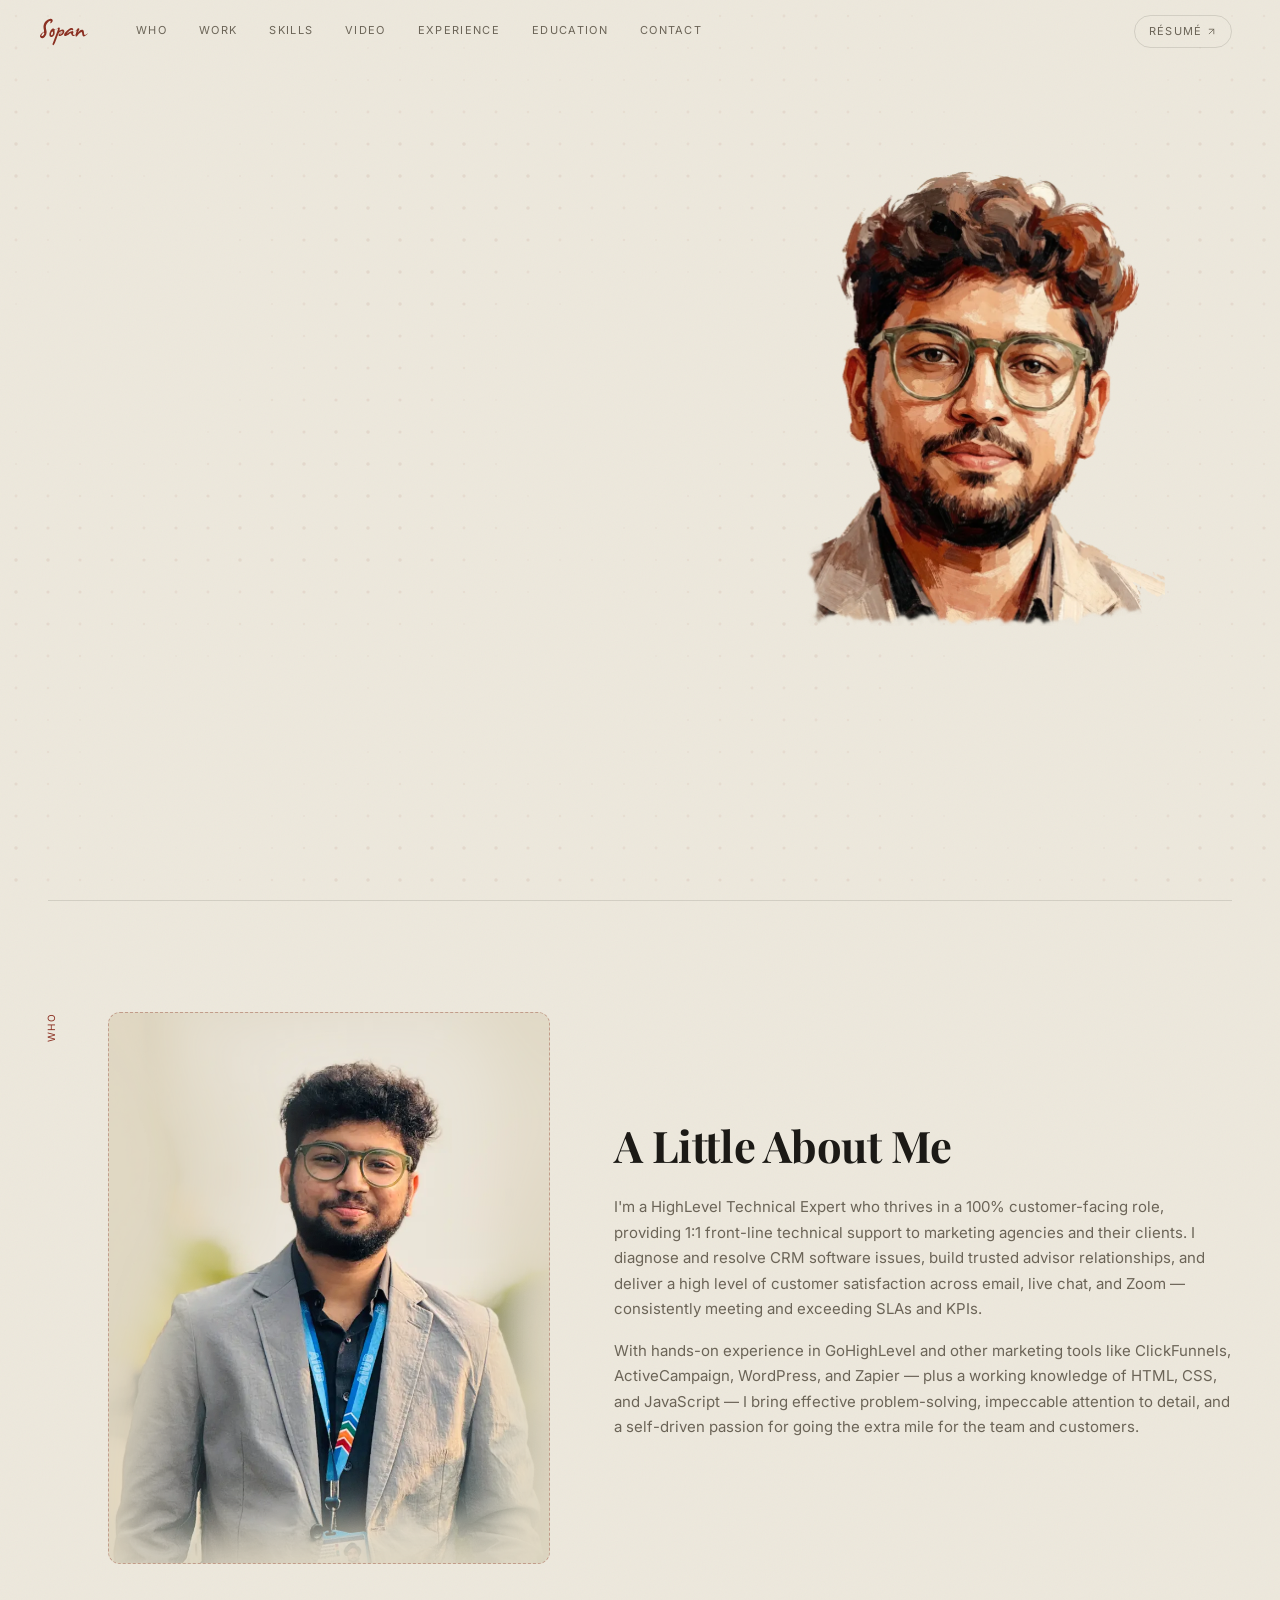
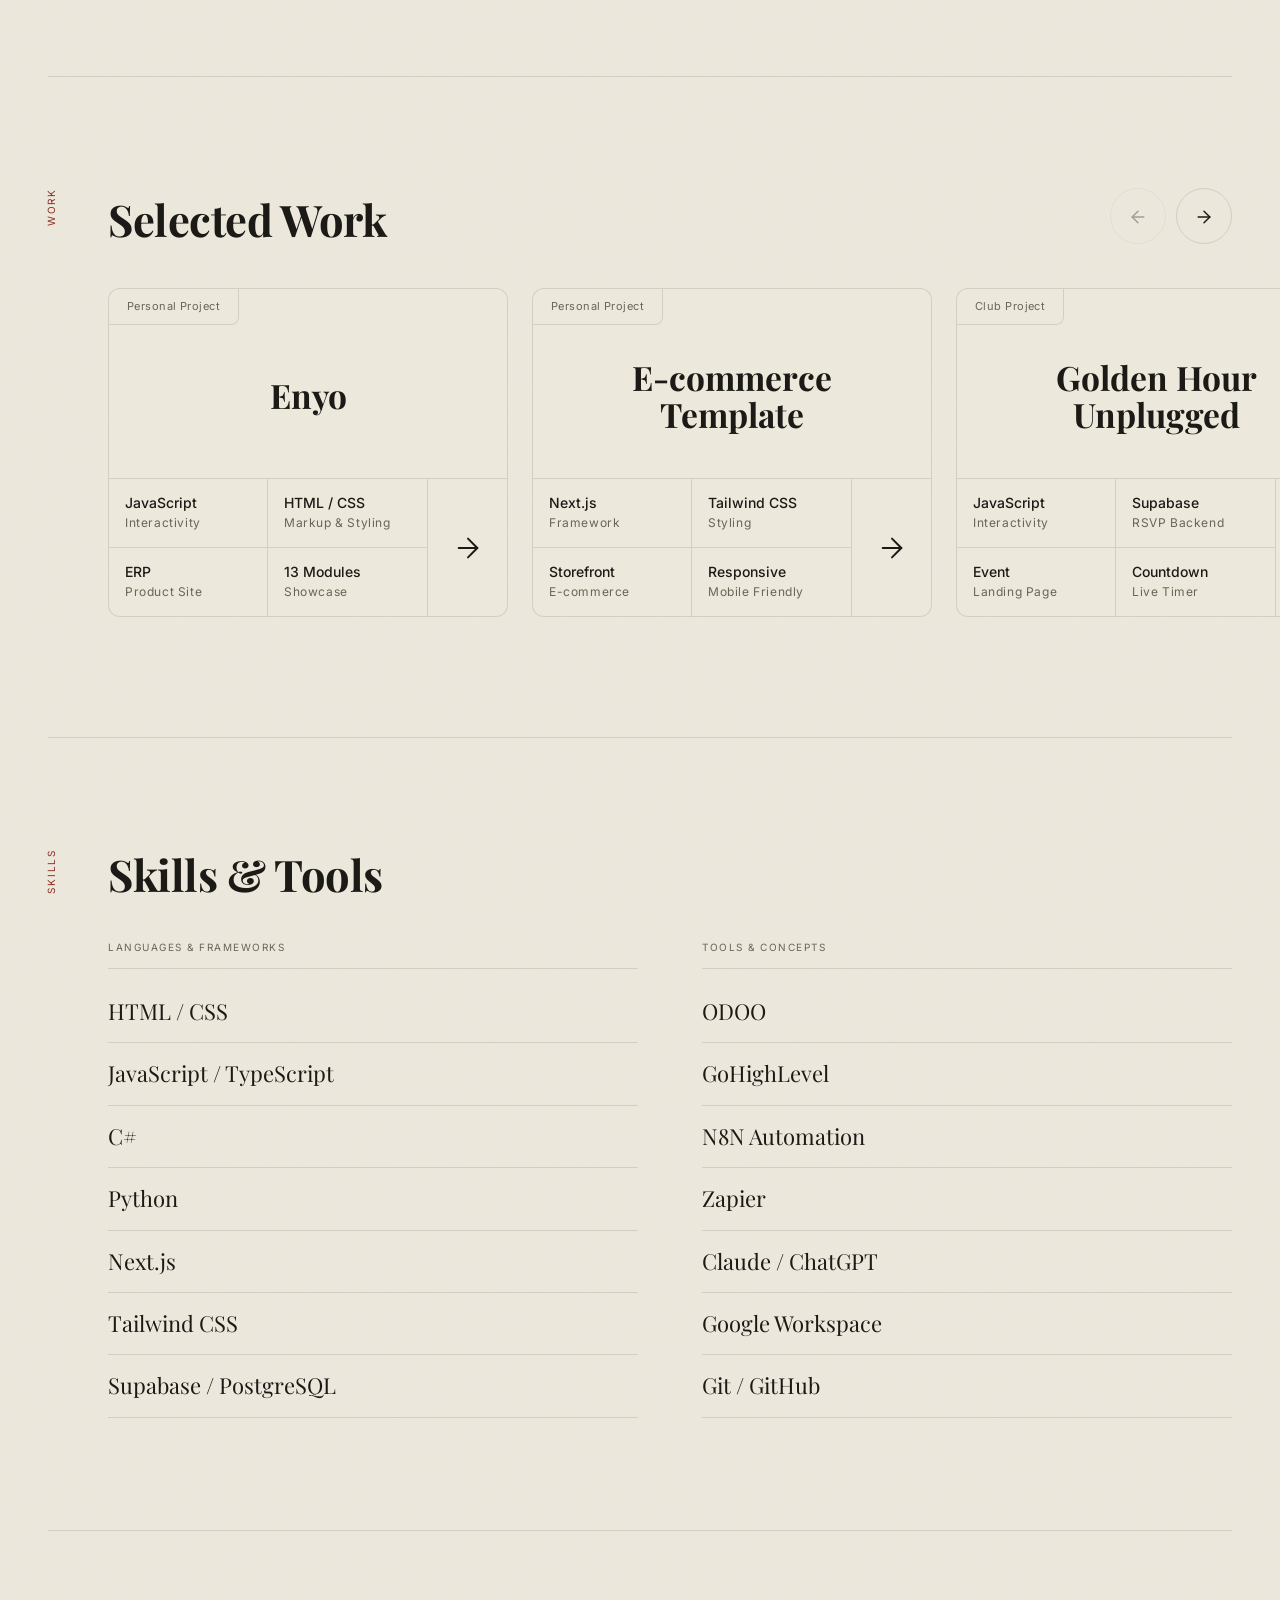
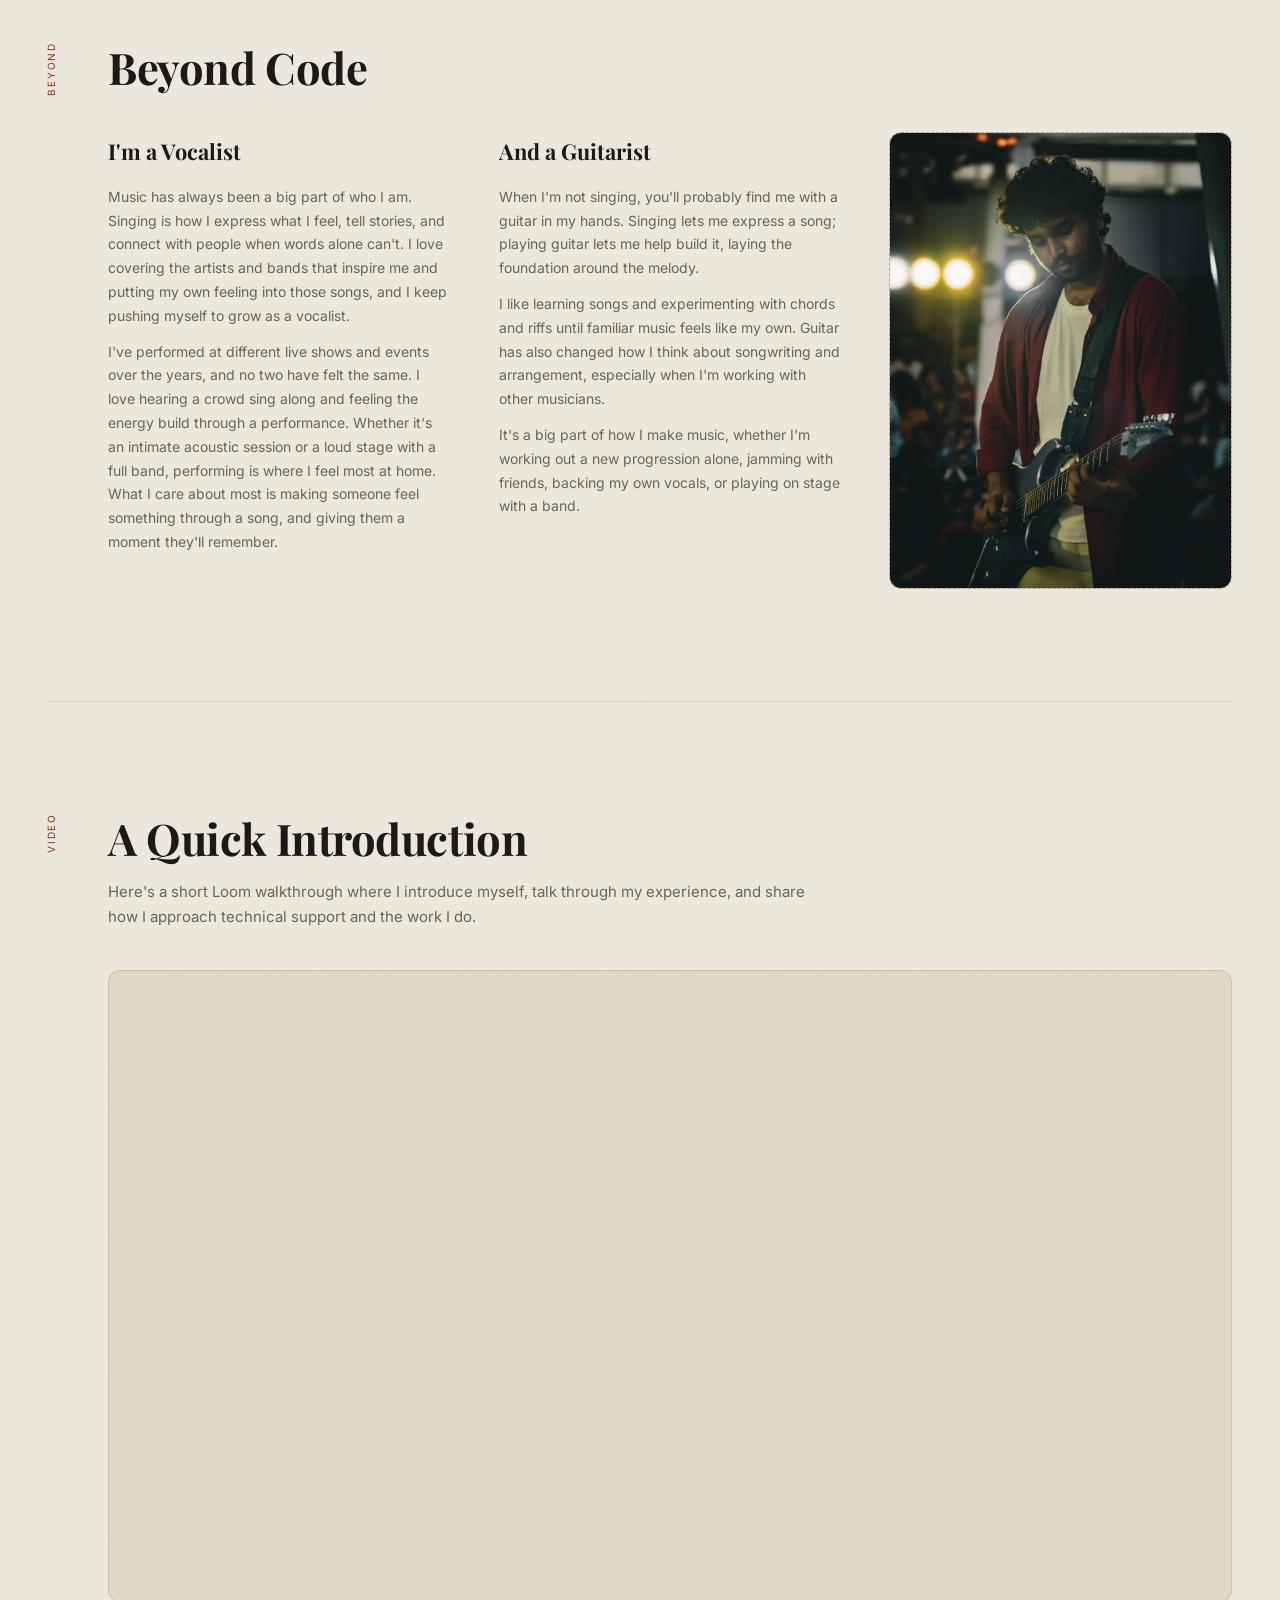
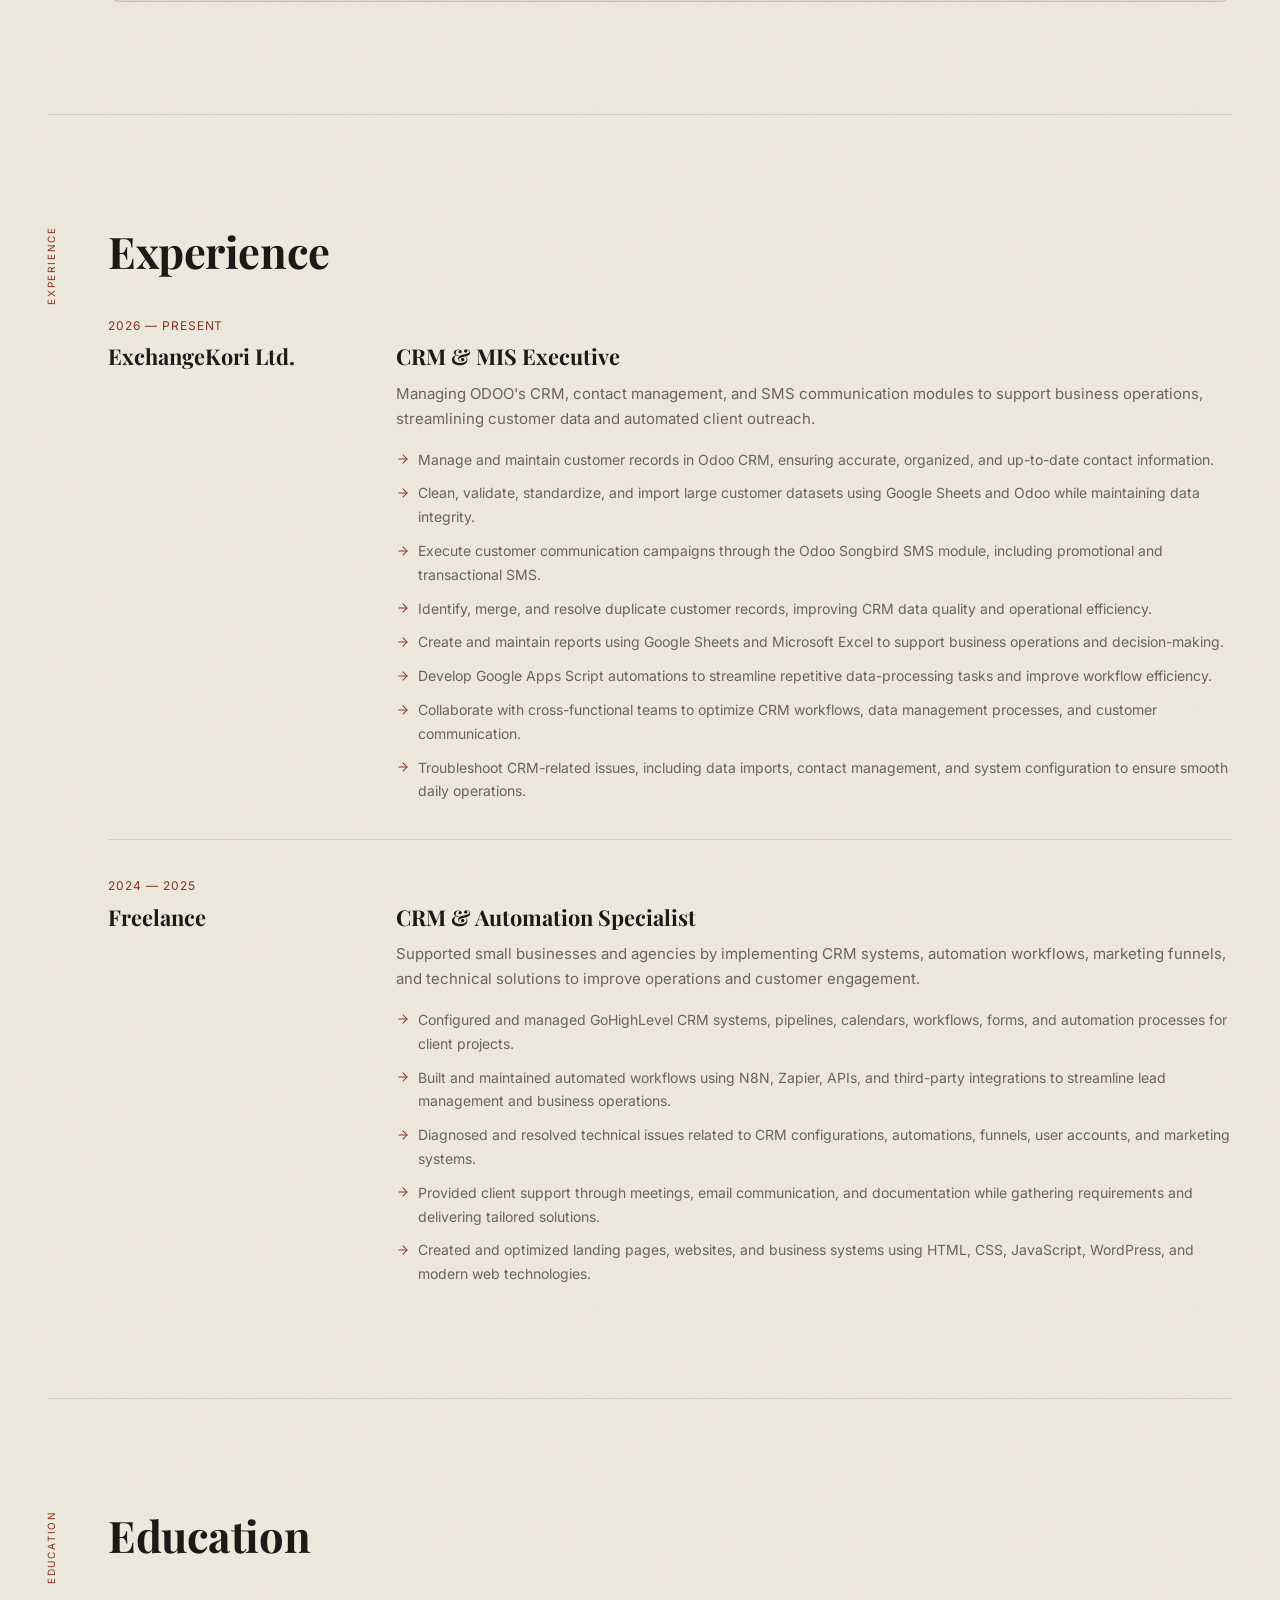
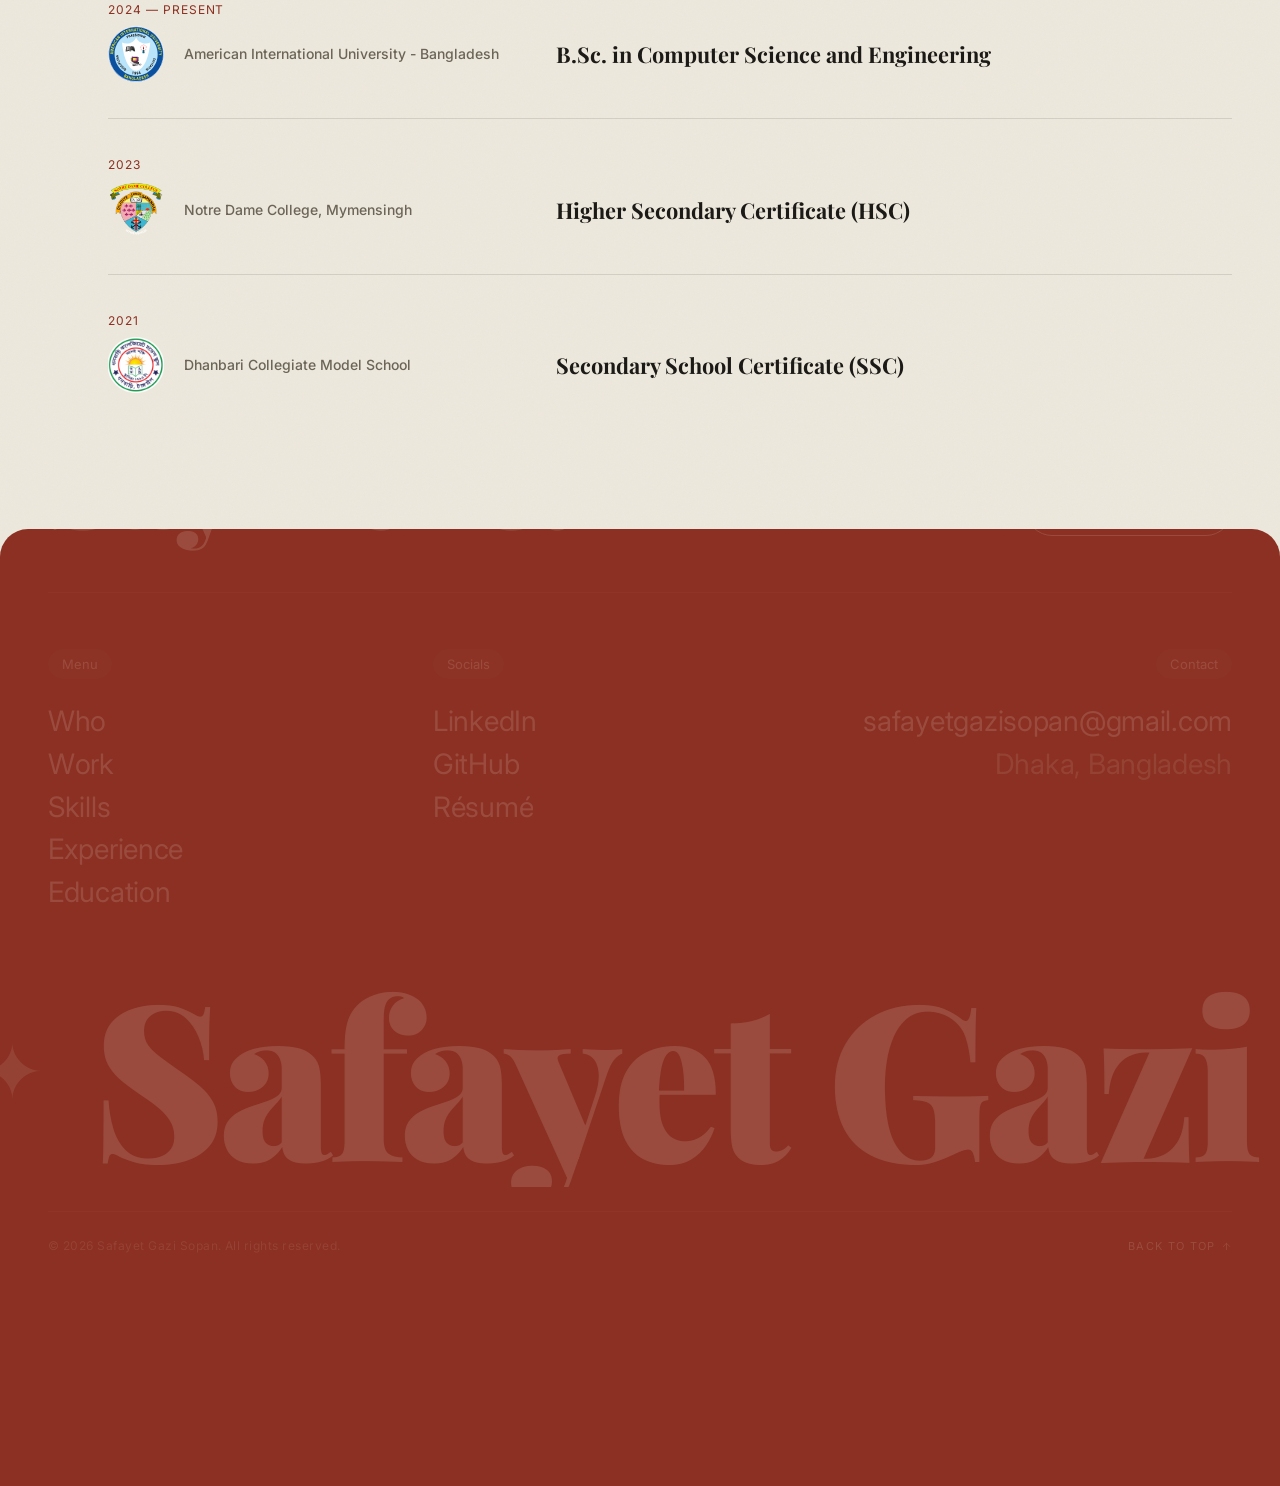
<file: index.html>
<!DOCTYPE html>
<html lang="en">
<head>
  <meta charset="UTF-8" />
  <meta name="viewport" content="width=device-width, initial-scale=1.0" />
  <title>Safayet Gazi Sopan — CSE Student Focused on Software Engineering, Web Technologies, and AI</title>
  <link rel="icon" type="image/svg+xml" href="./assets/sopanLogoTab.svg" />
  <link rel="preconnect" href="https://fonts.googleapis.com" />
  <link rel="preconnect" href="https://fonts.gstatic.com" crossorigin />
  <link href="https://fonts.googleapis.com/css2?family=Playfair+Display:ital,wght@0,400;0,700;0,900;1,400;1,700&family=Inter:wght@300;400;500&display=swap" rel="stylesheet" />
  <link rel="preload" as="image" href="./img/profileMain.webp" fetchpriority="high" />
  <link rel="stylesheet" href="./src/css/style.css" />
</head>
<body>

  <div class="loader" id="loader" aria-hidden="true">
    <div class="loader__inner">
      <svg class="loader__logo" viewBox="0.13627907633781433 11.724687576293945 51.18138122558594 28.24852180480957" xmlns="http://www.w3.org/2000/svg">
        <path style="--i: 2" d="M10.37 11.89L10.37 11.89Q11.09 11.66 11.64 11.75Q12.19 11.84 12.64 12.00Q13.09 12.17 13.34 12.58Q13.59 12.99 13.67 13.50Q13.75 14.00 13.54 14.45Q13.32 14.90 13.03 15.23Q12.73 15.57 12.49 15.97Q12.25 16.37 11.79 16.51Q11.33 16.66 11.12 16.51Q10.92 16.37 11.36 15.28Q11.80 14.20 11.40 14.03Q11.00 13.87 10.46 14.01Q9.92 14.16 8.92 15.09Q7.91 16.02 7.25 17.24Q6.58 18.46 6.46 19.23Q6.33 20 6.40 20.75Q6.46 21.50 6.65 22.63Q6.84 23.75 7.04 24.64Q7.25 25.53 7.10 26.97Q6.95 28.42 6.39 29.36Q5.82 30.29 5.33 30.95Q4.84 31.60 4.21 32.01Q3.57 32.42 2.78 32.47Q1.99 32.52 1.55 32.35Q1.11 32.19 0.64 31.51Q0.18 30.84 0.14 30.28Q0.10 29.73 0.49 28.99Q0.88 28.26 1.72 27.38Q2.56 26.50 3.15 26.31Q3.75 26.11 4.21 25.63Q4.67 25.16 4.17 22.95Q3.67 20.74 3.93 19.16Q4.18 17.58 4.61 16.69Q5.04 15.80 5.98 14.78Q6.91 13.75 7.63 13.30Q8.34 12.85 8.99 12.48Q9.65 12.11 10.37 11.89ZM4.32 26.39L4.32 26.39Q4.02 25.90 2.80 27.42Q1.58 28.95 1.67 29.51Q1.76 30.08 2.04 30.16Q2.32 30.23 2.62 30.17Q2.91 30.10 3.14 29.85Q3.38 29.61 3.79 29.24Q4.20 28.87 4.43 28.30Q4.67 27.73 4.64 27.30Q4.61 26.88 4.32 26.39Z"></path>
        <path style="--i: 1" d="M12.81 22.56L12.81 22.56Q13.18 22.21 13.72 22.11Q14.26 22.01 14.61 22.17Q14.96 22.32 15.21 22.72Q15.45 23.13 16.43 23.11Q17.40 23.09 18.86 23.12Q20.31 23.14 18.24 23.20Q16.17 23.26 15.89 23.37Q15.61 23.48 15.65 24.06Q15.70 24.65 15.73 25.30Q15.76 25.96 15.74 26.76Q15.72 27.56 15.63 27.95Q15.53 28.34 15.33 28.77Q15.14 29.20 14.76 29.68Q14.38 30.16 13.82 30.57Q13.26 30.98 12.79 31.18Q12.32 31.39 11.78 31.20Q11.23 31.02 10.89 30.62Q10.55 30.21 10.34 29.79Q10.14 29.36 10.17 28.28Q10.20 27.21 10.40 26.55Q10.61 25.90 11.04 25.19Q11.46 24.47 11.29 24.52Q11.11 24.57 11.20 24.47Q11.29 24.38 11.88 23.63Q12.46 22.89 12.81 22.56ZM13.79 25.63L13.79 25.63Q13.36 25.10 12.71 25.92Q12.07 26.74 11.94 27.66Q11.82 28.57 12.04 28.95Q12.27 29.32 12.51 29.38Q12.75 29.43 13.20 29.05Q13.65 28.67 13.94 27.40Q14.22 26.13 13.79 25.63Z"></path>
        <path style="--i: 0" d="M18.16 22.48L18.16 22.48Q19.90 21.31 20.29 21.17Q20.68 21.04 20.95 21.27Q21.21 21.50 21.26 21.85Q21.31 22.19 21.05 23.34Q20.80 24.49 21.05 24.28Q21.31 24.06 21.78 23.85Q22.25 23.63 22.96 23.38Q23.67 23.13 24.30 23.16Q24.92 23.20 25.24 23.47Q25.57 23.73 25.65 23.90Q25.74 24.06 25.89 24.38Q26.04 24.69 26.04 24.76Q26.04 24.82 26.07 25.05Q26.11 25.27 26.04 25.79Q25.96 26.31 25.62 27.04Q25.27 27.77 24.59 28.41Q23.91 29.04 23.42 29.32Q22.93 29.59 22.37 29.80Q21.82 30.02 21.22 30.11Q20.63 30.20 20.28 29.94Q19.94 29.69 19.93 29.37Q19.92 29.04 20.14 28.63Q20.35 28.22 20.58 27.90Q20.80 27.58 21.33 27.14Q21.86 26.70 22.43 26.45Q23.01 26.19 23.34 26.12Q23.67 26.05 22.90 26.58Q22.13 27.11 21.55 27.62Q20.98 28.13 21.18 28.36Q21.39 28.59 21.92 28.39Q22.46 28.18 23.49 27.17Q24.51 26.15 24.15 25.42Q23.79 24.69 22.76 25.07Q21.74 25.45 20.94 26.15Q20.14 26.86 19.26 28.99Q18.38 31.13 18.01 32.16Q17.64 33.18 17.02 34.98Q16.41 36.78 15.59 38.47Q14.77 40.16 14.25 39.95Q13.73 39.75 13.61 39.39Q13.50 39.04 13.54 38.65Q13.59 38.26 13.87 37.67Q14.14 37.07 14.61 35.68Q15.08 34.30 16.59 30.34Q18.11 26.39 18.39 25.65Q18.67 24.92 19.12 23.50Q19.57 22.07 19.21 22.20Q18.85 22.32 17.64 22.98Q16.43 23.63 18.16 22.48Z"></path>
        <path style="--i: 1" d="M33.05 21.66L33.05 21.66Q33.50 21.54 34.03 21.62Q34.57 21.70 34.89 21.95Q35.21 22.21 35.51 22.95Q35.80 23.69 35.24 23.95Q34.69 24.20 34.24 23.77Q33.79 23.34 33.30 23.59Q32.81 23.85 32.33 24.11Q31.86 24.38 31.15 24.94Q30.45 25.51 29.71 26.39Q28.96 27.27 28.89 27.51Q28.81 27.75 29.27 27.44Q29.73 27.13 30.67 26.49Q31.62 25.86 33.06 25.20Q34.49 24.53 34.87 24.68Q35.25 24.82 35.53 25.21Q35.80 25.61 35.84 25.89Q35.88 26.17 35.75 26.34Q35.63 26.50 35.46 27.09Q35.29 27.68 35.49 28.22Q35.68 28.77 35.99 28.97Q36.29 29.18 36.82 29.09Q37.34 29.00 38.12 28.29Q38.89 27.58 38.05 28.62Q37.21 29.67 36.72 29.95Q36.23 30.23 35.96 30.22Q35.68 30.21 35.24 30.05Q34.80 29.88 34.41 29.53Q34.02 29.18 33.80 28.67Q33.57 28.16 33.50 27.92Q33.42 27.68 33.13 27.38Q32.85 27.09 32.44 27.26Q32.03 27.42 31.01 28.16Q29.98 28.91 29.09 29.38Q28.20 29.86 27.50 30.05Q26.80 30.23 26.59 30.18Q26.39 30.12 26.14 29.74Q25.90 29.36 25.86 28.91Q25.82 28.46 25.99 28.00Q26.15 27.54 27.24 26.16Q28.32 24.79 29.33 23.91Q30.33 23.03 31.46 22.41Q32.60 21.80 33.05 21.66Z"></path>
        <path style="--i: 2" d="M40.70 21.95L40.70 21.95Q41.11 21.76 41.75 22.03Q42.38 22.30 42.02 23.05Q41.66 23.79 40.84 25.50Q40.02 27.21 40.67 26.44Q41.33 25.66 42.26 24.86Q43.18 24.06 43.59 23.83Q44.00 23.59 44.48 23.48Q44.96 23.36 45.57 23.54Q46.17 23.71 46.60 24.52Q47.03 25.33 47.06 27.20Q47.09 29.06 47.98 29.02Q48.87 28.98 49.71 28.37Q50.55 27.75 50.96 27.12Q51.37 26.48 51.31 26.78Q51.25 27.07 50.86 27.64Q50.47 28.20 49.20 29.39Q47.93 30.59 47.00 30.61Q46.07 30.63 45.65 29.86Q45.23 29.10 45.11 27.43Q44.98 25.76 44.67 25.73Q44.36 25.70 43.30 26.36Q42.25 27.01 41.37 28.07Q40.49 29.12 39.93 29.85Q39.38 30.59 38.93 30.74Q38.48 30.90 38.19 30.51Q37.91 30.12 38.00 29.55Q38.09 28.98 38.34 27.81Q38.59 26.64 39.06 25.34Q39.53 24.04 38.85 24.49Q38.16 24.94 37.18 25.85Q36.19 26.76 37.88 24.99Q39.57 23.22 39.76 22.93Q39.94 22.64 40.12 22.39Q40.29 22.15 40.70 21.95Z"></path>
      </svg>
      <span class="loader__rule" id="loaderRule"></span>
    </div>
  </div>

  <canvas class="bg-fx" id="bgFx" aria-hidden="true"></canvas>

  <div class="cursor" aria-hidden="true">
    <div class="cursor__dot"></div>
    <div class="cursor__ring-wrapper">
      <div class="cursor__ring"></div>
    </div>
    <span class="cursor__label">
      <span class="seal">
          <svg class="seal__ring" viewBox="0 0 120 120">
            <path id="sealPathCursor" fill="none" d="M60 60m-47 0a47 47 0 1 1 94 0a47 47 0 1 1-94 0"/>
            <text><textPath href="#sealPathCursor" textLength="290">STEP INSIDE · STEP INSIDE · STEP INSIDE ·</textPath></text>
          </svg>
          <span class="seal__word">Explore</span>
        </span>
    </span>
  </div>

  <!-- NAV -->
  <nav class="nav" id="nav">
    <a href="#hero" class="nav__logo"><img src="./assets/sopanLogo.svg" alt="Sopan — home"/></a>
    <div class="nav__links">
      <a href="#who" class="nav__link">Who</a>
      <a href="#work" class="nav__link">Work</a>
      <a href="#skills" class="nav__link">Skills</a>
      <a href="#video" class="nav__link">Video</a>
      <a href="#experience" class="nav__link">Experience</a>
      <a href="#education" class="nav__link">Education</a>
      <a href="#contact" class="nav__link">Contact</a>
    </div>
    <a href="./assets/safayetgazisopan-cv.pdf" target="_blank" rel="noopener" class="nav__resume">Résumé <svg class="icon" viewBox="0 0 24 24" fill="none" stroke="currentColor" stroke-width="1.75" stroke-linecap="round" stroke-linejoin="round" aria-hidden="true" focusable="false"><path d="M7 7h10v10"/><path d="M7 17 17 7"/></svg></a>
    <button class="nav__burger" id="burger" aria-label="Menu" aria-expanded="false" aria-controls="mobileMenu">
      <span></span><span></span>
    </button>
  </nav>

  <!-- MOBILE MENU -->
  <div class="mobile-menu" id="mobileMenu" aria-hidden="true" inert>
    <div class="mobile-menu__head">
      <span class="footer__pill">Menu</span>
      <span class="mobile-menu__note">Dhaka, Bangladesh</span>
    </div>
    <nav class="mobile-menu__list" aria-label="Mobile">
      <a href="#who" class="mobile-menu__link" style="--i:0"><span class="mobile-menu__label"><span>Who</span></span><svg class="icon" viewBox="0 0 24 24" fill="none" stroke="currentColor" stroke-width="1.75" stroke-linecap="round" stroke-linejoin="round" aria-hidden="true" focusable="false"><path d="M5 12h14"/><path d="m12 5 7 7-7 7"/></svg></a>
      <a href="#work" class="mobile-menu__link" style="--i:1"><span class="mobile-menu__label"><span>Work</span></span><svg class="icon" viewBox="0 0 24 24" fill="none" stroke="currentColor" stroke-width="1.75" stroke-linecap="round" stroke-linejoin="round" aria-hidden="true" focusable="false"><path d="M5 12h14"/><path d="m12 5 7 7-7 7"/></svg></a>
      <a href="#skills" class="mobile-menu__link" style="--i:2"><span class="mobile-menu__label"><span>Skills</span></span><svg class="icon" viewBox="0 0 24 24" fill="none" stroke="currentColor" stroke-width="1.75" stroke-linecap="round" stroke-linejoin="round" aria-hidden="true" focusable="false"><path d="M5 12h14"/><path d="m12 5 7 7-7 7"/></svg></a>
      <a href="#video" class="mobile-menu__link" style="--i:3"><span class="mobile-menu__label"><span>Video</span></span><svg class="icon" viewBox="0 0 24 24" fill="none" stroke="currentColor" stroke-width="1.75" stroke-linecap="round" stroke-linejoin="round" aria-hidden="true" focusable="false"><path d="M5 12h14"/><path d="m12 5 7 7-7 7"/></svg></a>
      <a href="#experience" class="mobile-menu__link" style="--i:4"><span class="mobile-menu__label"><span>Experience</span></span><svg class="icon" viewBox="0 0 24 24" fill="none" stroke="currentColor" stroke-width="1.75" stroke-linecap="round" stroke-linejoin="round" aria-hidden="true" focusable="false"><path d="M5 12h14"/><path d="m12 5 7 7-7 7"/></svg></a>
      <a href="#education" class="mobile-menu__link" style="--i:5"><span class="mobile-menu__label"><span>Education</span></span><svg class="icon" viewBox="0 0 24 24" fill="none" stroke="currentColor" stroke-width="1.75" stroke-linecap="round" stroke-linejoin="round" aria-hidden="true" focusable="false"><path d="M5 12h14"/><path d="m12 5 7 7-7 7"/></svg></a>
      <a href="#contact" class="mobile-menu__link" style="--i:6"><span class="mobile-menu__label"><span>Contact</span></span><svg class="icon" viewBox="0 0 24 24" fill="none" stroke="currentColor" stroke-width="1.75" stroke-linecap="round" stroke-linejoin="round" aria-hidden="true" focusable="false"><path d="M5 12h14"/><path d="m12 5 7 7-7 7"/></svg></a>
    </nav>
    <div class="mobile-menu__foot">
      <a href="mailto:safayetgazisopan@gmail.com" class="mobile-menu__email">safayetgazisopan@gmail.com</a>
      <div class="mobile-menu__chips">
        <a href="https://www.linkedin.com/in/safayet-gazi-sopan/?skipRedirect=true" target="_blank" rel="noopener" class="mobile-menu__chip">LinkedIn <svg class="icon" viewBox="0 0 24 24" fill="none" stroke="currentColor" stroke-width="1.75" stroke-linecap="round" stroke-linejoin="round" aria-hidden="true" focusable="false"><path d="M7 7h10v10"/><path d="M7 17 17 7"/></svg></a>
        <a href="https://github.com/Safayet-Sopan" target="_blank" rel="noopener" class="mobile-menu__chip">GitHub <svg class="icon" viewBox="0 0 24 24" fill="none" stroke="currentColor" stroke-width="1.75" stroke-linecap="round" stroke-linejoin="round" aria-hidden="true" focusable="false"><path d="M7 7h10v10"/><path d="M7 17 17 7"/></svg></a>
        <a href="./assets/safayetgazisopan-cv.pdf" target="_blank" rel="noopener" class="mobile-menu__chip mobile-menu__chip--solid">Résumé <svg class="icon" viewBox="0 0 24 24" fill="none" stroke="currentColor" stroke-width="1.75" stroke-linecap="round" stroke-linejoin="round" aria-hidden="true" focusable="false"><path d="M7 7h10v10"/><path d="M7 17 17 7"/></svg></a>
      </div>
    </div>
  </div>

<main id="siteContent">

  <!-- HERO -->
  <div class="hero-scroll-space" id="hero">
    <div class="hero-wrapper" id="heroWrapper">

      <!-- First name row — sits above image -->
      <div class="hero__name-row hero__name-row--top">
        <span class="hero__first hero-hover" id="heroFirst">
          <span class="hero__word hero__word--left">Safayet</span>
          <span class="hero__word hero__word--right">Gazi</span>
          <span class="hero__call" aria-hidden="true">
            <span class="hero__call-text">Call me</span>
            <svg class="hero__call-logo" viewBox="0.13627907633781433 11.724687576293945 51.18138122558594 28.24852180480957" xmlns="http://www.w3.org/2000/svg">
              <path style="--n: 0" d="M10.37 11.89L10.37 11.89Q11.09 11.66 11.64 11.75Q12.19 11.84 12.64 12.00Q13.09 12.17 13.34 12.58Q13.59 12.99 13.67 13.50Q13.75 14.00 13.54 14.45Q13.32 14.90 13.03 15.23Q12.73 15.57 12.49 15.97Q12.25 16.37 11.79 16.51Q11.33 16.66 11.12 16.51Q10.92 16.37 11.36 15.28Q11.80 14.20 11.40 14.03Q11.00 13.87 10.46 14.01Q9.92 14.16 8.92 15.09Q7.91 16.02 7.25 17.24Q6.58 18.46 6.46 19.23Q6.33 20 6.40 20.75Q6.46 21.50 6.65 22.63Q6.84 23.75 7.04 24.64Q7.25 25.53 7.10 26.97Q6.95 28.42 6.39 29.36Q5.82 30.29 5.33 30.95Q4.84 31.60 4.21 32.01Q3.57 32.42 2.78 32.47Q1.99 32.52 1.55 32.35Q1.11 32.19 0.64 31.51Q0.18 30.84 0.14 30.28Q0.10 29.73 0.49 28.99Q0.88 28.26 1.72 27.38Q2.56 26.50 3.15 26.31Q3.75 26.11 4.21 25.63Q4.67 25.16 4.17 22.95Q3.67 20.74 3.93 19.16Q4.18 17.58 4.61 16.69Q5.04 15.80 5.98 14.78Q6.91 13.75 7.63 13.30Q8.34 12.85 8.99 12.48Q9.65 12.11 10.37 11.89ZM4.32 26.39L4.32 26.39Q4.02 25.90 2.80 27.42Q1.58 28.95 1.67 29.51Q1.76 30.08 2.04 30.16Q2.32 30.23 2.62 30.17Q2.91 30.10 3.14 29.85Q3.38 29.61 3.79 29.24Q4.20 28.87 4.43 28.30Q4.67 27.73 4.64 27.30Q4.61 26.88 4.32 26.39Z"></path>
              <path style="--n: 1" d="M12.81 22.56L12.81 22.56Q13.18 22.21 13.72 22.11Q14.26 22.01 14.61 22.17Q14.96 22.32 15.21 22.72Q15.45 23.13 16.43 23.11Q17.40 23.09 18.86 23.12Q20.31 23.14 18.24 23.20Q16.17 23.26 15.89 23.37Q15.61 23.48 15.65 24.06Q15.70 24.65 15.73 25.30Q15.76 25.96 15.74 26.76Q15.72 27.56 15.63 27.95Q15.53 28.34 15.33 28.77Q15.14 29.20 14.76 29.68Q14.38 30.16 13.82 30.57Q13.26 30.98 12.79 31.18Q12.32 31.39 11.78 31.20Q11.23 31.02 10.89 30.62Q10.55 30.21 10.34 29.79Q10.14 29.36 10.17 28.28Q10.20 27.21 10.40 26.55Q10.61 25.90 11.04 25.19Q11.46 24.47 11.29 24.52Q11.11 24.57 11.20 24.47Q11.29 24.38 11.88 23.63Q12.46 22.89 12.81 22.56ZM13.79 25.63L13.79 25.63Q13.36 25.10 12.71 25.92Q12.07 26.74 11.94 27.66Q11.82 28.57 12.04 28.95Q12.27 29.32 12.51 29.38Q12.75 29.43 13.20 29.05Q13.65 28.67 13.94 27.40Q14.22 26.13 13.79 25.63Z"></path>
              <path style="--n: 2" d="M18.16 22.48L18.16 22.48Q19.90 21.31 20.29 21.17Q20.68 21.04 20.95 21.27Q21.21 21.50 21.26 21.85Q21.31 22.19 21.05 23.34Q20.80 24.49 21.05 24.28Q21.31 24.06 21.78 23.85Q22.25 23.63 22.96 23.38Q23.67 23.13 24.30 23.16Q24.92 23.20 25.24 23.47Q25.57 23.73 25.65 23.90Q25.74 24.06 25.89 24.38Q26.04 24.69 26.04 24.76Q26.04 24.82 26.07 25.05Q26.11 25.27 26.04 25.79Q25.96 26.31 25.62 27.04Q25.27 27.77 24.59 28.41Q23.91 29.04 23.42 29.32Q22.93 29.59 22.37 29.80Q21.82 30.02 21.22 30.11Q20.63 30.20 20.28 29.94Q19.94 29.69 19.93 29.37Q19.92 29.04 20.14 28.63Q20.35 28.22 20.58 27.90Q20.80 27.58 21.33 27.14Q21.86 26.70 22.43 26.45Q23.01 26.19 23.34 26.12Q23.67 26.05 22.90 26.58Q22.13 27.11 21.55 27.62Q20.98 28.13 21.18 28.36Q21.39 28.59 21.92 28.39Q22.46 28.18 23.49 27.17Q24.51 26.15 24.15 25.42Q23.79 24.69 22.76 25.07Q21.74 25.45 20.94 26.15Q20.14 26.86 19.26 28.99Q18.38 31.13 18.01 32.16Q17.64 33.18 17.02 34.98Q16.41 36.78 15.59 38.47Q14.77 40.16 14.25 39.95Q13.73 39.75 13.61 39.39Q13.50 39.04 13.54 38.65Q13.59 38.26 13.87 37.67Q14.14 37.07 14.61 35.68Q15.08 34.30 16.59 30.34Q18.11 26.39 18.39 25.65Q18.67 24.92 19.12 23.50Q19.57 22.07 19.21 22.20Q18.85 22.32 17.64 22.98Q16.43 23.63 18.16 22.48Z"></path>
              <path style="--n: 3" d="M33.05 21.66L33.05 21.66Q33.50 21.54 34.03 21.62Q34.57 21.70 34.89 21.95Q35.21 22.21 35.51 22.95Q35.80 23.69 35.24 23.95Q34.69 24.20 34.24 23.77Q33.79 23.34 33.30 23.59Q32.81 23.85 32.33 24.11Q31.86 24.38 31.15 24.94Q30.45 25.51 29.71 26.39Q28.96 27.27 28.89 27.51Q28.81 27.75 29.27 27.44Q29.73 27.13 30.67 26.49Q31.62 25.86 33.06 25.20Q34.49 24.53 34.87 24.68Q35.25 24.82 35.53 25.21Q35.80 25.61 35.84 25.89Q35.88 26.17 35.75 26.34Q35.63 26.50 35.46 27.09Q35.29 27.68 35.49 28.22Q35.68 28.77 35.99 28.97Q36.29 29.18 36.82 29.09Q37.34 29.00 38.12 28.29Q38.89 27.58 38.05 28.62Q37.21 29.67 36.72 29.95Q36.23 30.23 35.96 30.22Q35.68 30.21 35.24 30.05Q34.80 29.88 34.41 29.53Q34.02 29.18 33.80 28.67Q33.57 28.16 33.50 27.92Q33.42 27.68 33.13 27.38Q32.85 27.09 32.44 27.26Q32.03 27.42 31.01 28.16Q29.98 28.91 29.09 29.38Q28.20 29.86 27.50 30.05Q26.80 30.23 26.59 30.18Q26.39 30.12 26.14 29.74Q25.90 29.36 25.86 28.91Q25.82 28.46 25.99 28.00Q26.15 27.54 27.24 26.16Q28.32 24.79 29.33 23.91Q30.33 23.03 31.46 22.41Q32.60 21.80 33.05 21.66Z"></path>
              <path style="--n: 4" d="M40.70 21.95L40.70 21.95Q41.11 21.76 41.75 22.03Q42.38 22.30 42.02 23.05Q41.66 23.79 40.84 25.50Q40.02 27.21 40.67 26.44Q41.33 25.66 42.26 24.86Q43.18 24.06 43.59 23.83Q44.00 23.59 44.48 23.48Q44.96 23.36 45.57 23.54Q46.17 23.71 46.60 24.52Q47.03 25.33 47.06 27.20Q47.09 29.06 47.98 29.02Q48.87 28.98 49.71 28.37Q50.55 27.75 50.96 27.12Q51.37 26.48 51.31 26.78Q51.25 27.07 50.86 27.64Q50.47 28.20 49.20 29.39Q47.93 30.59 47.00 30.61Q46.07 30.63 45.65 29.86Q45.23 29.10 45.11 27.43Q44.98 25.76 44.67 25.73Q44.36 25.70 43.30 26.36Q42.25 27.01 41.37 28.07Q40.49 29.12 39.93 29.85Q39.38 30.59 38.93 30.74Q38.48 30.90 38.19 30.51Q37.91 30.12 38.00 29.55Q38.09 28.98 38.34 27.81Q38.59 26.64 39.06 25.34Q39.53 24.04 38.85 24.49Q38.16 24.94 37.18 25.85Q36.19 26.76 37.88 24.99Q39.57 23.22 39.76 22.93Q39.94 22.64 40.12 22.39Q40.29 22.15 40.70 21.95Z"></path>
            </svg>
          </span>
        </span>
      </div>

      <!-- Portrait frame — between the two name rows -->
      <div class="hero__photo" id="heroPhoto">
        <div class="hero__photo-frame">
          <img src="./img/profileMain.webp" alt="Safayet Gazi Sopan" width="720" height="926" fetchpriority="high" />
        </div>
      </div>

      <!-- Last name row — sits below image, overlaps bottom -->
      <div class="hero__name-row hero__name-row--bottom">
        <span class="hero__last hero-hover" id="heroLast"><span class="hero__last-text" id="heroLastText">Sopan</span></span>
      </div>

      <!-- Subtitle + CTAs -->
      <div class="hero__meta">
        <p class="hero__sub">CSE Student Focused on Software Engineering, Web Technologies, and AI<br>• Dhaka, Bangladesh</p>
        <div class="hero__ctas">
          <a href="#work" class="hero__cta">View Work <svg class="icon" viewBox="0 0 24 24" fill="none" stroke="currentColor" stroke-width="1.75" stroke-linecap="round" stroke-linejoin="round" aria-hidden="true" focusable="false"><path d="M12 5v14"/><path d="m19 12-7 7-7-7"/></svg></a>
          <a href="#contact" class="hero__cta">Say Hello <svg class="icon" viewBox="0 0 24 24" fill="none" stroke="currentColor" stroke-width="1.75" stroke-linecap="round" stroke-linejoin="round" aria-hidden="true" focusable="false"><path d="M5 12h14"/><path d="m12 5 7 7-7 7"/></svg></a>
        </div>
      </div>

    </div>
  </div>

  <!-- WHO / ABOUT -->
  <section class="section" id="who">
    <div class="section__label">WHO</div>
    <div class="section__body">
      <div class="who__grid">
        <div class="who__photo animate-target" data-delay="0">
          <img src="./img/profile.webp" alt="Safayet Gazi Sopan" width="800" height="1067" loading="lazy" decoding="async">
        </div>
        <div class="who__text animate-target" data-delay="1">
          <h2 class="section__title">A Little About Me</h2>
          <p>I'm a HighLevel Technical Expert who thrives in a 100% customer-facing role, providing 1:1 front-line technical support to marketing agencies and their clients. I diagnose and resolve CRM software issues, build trusted advisor relationships, and deliver a high level of customer satisfaction across email, live chat, and Zoom — consistently meeting and exceeding SLAs and KPIs.</p>
          <p>With hands-on experience in GoHighLevel and other marketing tools like ClickFunnels, ActiveCampaign, WordPress, and Zapier — plus a working knowledge of HTML, CSS, and JavaScript — I bring effective problem-solving, impeccable attention to detail, and a self-driven passion for going the extra mile for the team and customers.</p>
        </div>
      </div>
    </div>
  </section>

  <!-- WORK -->
  <section class="section" id="work">
    <div class="section__label">WORK</div>
    <div class="section__body">
      <div class="work-header">
        <h2 class="section__title">Selected Work</h2>
        <div class="work-nav">
          <button id="workPrev" aria-label="Previous project"><svg class="icon" viewBox="0 0 24 24" fill="none" stroke="currentColor" stroke-width="1.75" stroke-linecap="round" stroke-linejoin="round" aria-hidden="true" focusable="false"><path d="m12 19-7-7 7-7"/><path d="M19 12H5"/></svg></button>
          <button id="workNext" aria-label="Next project"><svg class="icon" viewBox="0 0 24 24" fill="none" stroke="currentColor" stroke-width="1.75" stroke-linecap="round" stroke-linejoin="round" aria-hidden="true" focusable="false"><path d="M5 12h14"/><path d="m12 5 7 7-7 7"/></svg></button>
        </div>
      </div>
      <div class="work-grid">

        <!-- CARD 1 -->
        <a href="https://enyo-systems.vercel.app/" target="_blank" rel="noopener" class="work-card">
          <div class="work-card__tag">Personal Project</div>
          <div class="work-card__image">
            <h3>Enyo</h3>
          </div>
          <div class="work-card__stats">
            <div class="work-stat">
              <h5>JavaScript</h5>
              <span>Interactivity</span>
            </div>
            <div class="work-stat">
              <h5>HTML / CSS</h5>
              <span>Markup &amp; Styling</span>
            </div>
            <div class="work-stat">
              <h5>ERP</h5>
              <span>Product Site</span>
            </div>
            <div class="work-stat">
              <h5>13 Modules</h5>
              <span>Showcase</span>
            </div>
          </div>
          <div class="work-card__arrow"><svg class="icon" viewBox="0 0 24 24" fill="none" stroke="currentColor" stroke-width="1.75" stroke-linecap="round" stroke-linejoin="round" aria-hidden="true" focusable="false"><path d="M5 12h14"/><path d="m12 5 7 7-7 7"/></svg></div>
        </a>

        <!-- CARD 2 -->
        <a href="https://ecommerce-template-lilac.vercel.app/" target="_blank" rel="noopener" class="work-card">
          <div class="work-card__tag">Personal Project</div>
          <div class="work-card__image">
            <h3>E-commerce Template</h3>
          </div>
          <div class="work-card__stats">
            <div class="work-stat">
              <h5>Next.js</h5>
              <span>Framework</span>
            </div>
            <div class="work-stat">
              <h5>Tailwind CSS</h5>
              <span>Styling</span>
            </div>
            <div class="work-stat">
              <h5>Storefront</h5>
              <span>E-commerce</span>
            </div>
            <div class="work-stat">
              <h5>Responsive</h5>
              <span>Mobile Friendly</span>
            </div>
          </div>
          <div class="work-card__arrow"><svg class="icon" viewBox="0 0 24 24" fill="none" stroke="currentColor" stroke-width="1.75" stroke-linecap="round" stroke-linejoin="round" aria-hidden="true" focusable="false"><path d="M5 12h14"/><path d="m12 5 7 7-7 7"/></svg></div>
        </a>

        <!-- CARD 3 -->
        <a href="https://apac-goldenhour-unplugged.vercel.app/" target="_blank" rel="noopener" class="work-card">
          <div class="work-card__tag">Club Project</div>
          <div class="work-card__image">
            <h3>Golden Hour Unplugged</h3>
          </div>
          <div class="work-card__stats">
            <div class="work-stat">
              <h5>JavaScript</h5>
              <span>Interactivity</span>
            </div>
            <div class="work-stat">
              <h5>Supabase</h5>
              <span>RSVP Backend</span>
            </div>
            <div class="work-stat">
              <h5>Event</h5>
              <span>Landing Page</span>
            </div>
            <div class="work-stat">
              <h5>Countdown</h5>
              <span>Live Timer</span>
            </div>
          </div>
          <div class="work-card__arrow"><svg class="icon" viewBox="0 0 24 24" fill="none" stroke="currentColor" stroke-width="1.75" stroke-linecap="round" stroke-linejoin="round" aria-hidden="true" focusable="false"><path d="M5 12h14"/><path d="m12 5 7 7-7 7"/></svg></div>
        </a>

        <!-- CARD 4 -->
        <a href="https://typegarden-display-xmev.vercel.app/" target="_blank" rel="noopener" class="work-card">
          <div class="work-card__tag">Fun Project</div>
          <div class="work-card__image">
            <h3>Type Garden</h3>
          </div>
          <div class="work-card__stats">
            <div class="work-stat">
              <h5>Canvas</h5>
              <span>Rendering</span>
            </div>
            <div class="work-stat">
              <h5>JavaScript</h5>
              <span>Interactivity</span>
            </div>
            <div class="work-stat">
              <h5>Generative</h5>
              <span>Typography</span>
            </div>
            <div class="work-stat">
              <h5>PNG / SVG</h5>
              <span>Export</span>
            </div>
          </div>
          <div class="work-card__arrow"><svg class="icon" viewBox="0 0 24 24" fill="none" stroke="currentColor" stroke-width="1.75" stroke-linecap="round" stroke-linejoin="round" aria-hidden="true" focusable="false"><path d="M5 12h14"/><path d="m12 5 7 7-7 7"/></svg></div>
        </a>

        <!-- CARD 5 -->
        <a href="https://github.com/Safayet-Sopan/ShelfWise" target="_blank" rel="noopener" class="work-card">
          <div class="work-card__tag">Academic Project</div>
          <div class="work-card__image">
            <h3>Shelf Wise</h3>
          </div>
          <div class="work-card__stats">
            <div class="work-stat">
              <h5>Java</h5>
              <span>Language</span>
            </div>
            <div class="work-stat">
              <h5>Swing, Figma</h5>
              <span>GUI</span>
            </div>
            <div class="work-stat">
              <h5>CRUD</h5>
              <span>Features</span>
            </div>
            <div class="work-stat">
              <h5>OOP</h5>
              <span>Concept</span>
            </div>
          </div>
          <div class="work-card__arrow"><svg class="icon" viewBox="0 0 24 24" fill="none" stroke="currentColor" stroke-width="1.75" stroke-linecap="round" stroke-linejoin="round" aria-hidden="true" focusable="false"><path d="M5 12h14"/><path d="m12 5 7 7-7 7"/></svg></div>
        </a>

        <!-- CARD 6 -->
        <a href="https://github.com/abidsejan/BookMyChef.git" target="_blank" rel="noopener" class="work-card">
          <div class="work-card__tag">Academic Project</div>
          <div class="work-card__image">
            <h3>Book My Chef</h3>
          </div>
          <div class="work-card__stats">
            <div class="work-stat">
              <h5>C#</h5>
              <span>Language</span>
            </div>
            <div class="work-stat">
              <h5>UI</h5>
              <span>Design</span>
            </div>
            <div class="work-stat">
              <h5>Booking</h5>
              <span>System</span>
            </div>
            <div class="work-stat">
              <h5>Figma</h5>
              <span>Prototype</span>
            </div>
          </div>
          <div class="work-card__arrow"><svg class="icon" viewBox="0 0 24 24" fill="none" stroke="currentColor" stroke-width="1.75" stroke-linecap="round" stroke-linejoin="round" aria-hidden="true" focusable="false"><path d="M5 12h14"/><path d="m12 5 7 7-7 7"/></svg></div>
        </a>

        <!-- CARD 7 -->
        <a href="https://github.com/Safayet-Sopan/safayetgazisopan-portfolio" target="_blank" rel="noopener" class="work-card">
          <div class="work-card__tag">Personal Project</div>
          <div class="work-card__image">
            <h3>Personal Portfolio</h3>
          </div>
          <div class="work-card__stats">
            <div class="work-stat">
              <h5>HTML / CSS</h5>
              <span>Markup &amp; Styling</span>
            </div>
            <div class="work-stat">
              <h5>JavaScript</h5>
              <span>Interactivity</span>
            </div>
            <div class="work-stat">
              <h5>Canvas</h5>
              <span>Motion</span>
            </div>
            <div class="work-stat">
              <h5>Responsive</h5>
              <span>Mobile Friendly</span>
            </div>
          </div>
          <div class="work-card__arrow"><svg class="icon" viewBox="0 0 24 24" fill="none" stroke="currentColor" stroke-width="1.75" stroke-linecap="round" stroke-linejoin="round" aria-hidden="true" focusable="false"><path d="M5 12h14"/><path d="m12 5 7 7-7 7"/></svg></div>
        </a>

      </div>
    </div>
  </section>

  <!-- SKILLS -->
  <section class="section" id="skills">
    <div class="section__label">SKILLS</div>
    <div class="section__body">
      <h2 class="section__title animate-target" data-delay="0">Skills &amp; Tools</h2>
      <div class="skills__grid">
        <div class="skills__col animate-target" data-delay="0">
          <h4 class="skills__colhead">Languages &amp; Frameworks</h4>
          <ul class="skills__list">
            <li class="skill-item" data-title="HTML / CSS" data-desc="Used for structuring and styling web pages, creating responsive layouts, and implementing visual design.">HTML / CSS</li>
            <li class="skill-item" data-title="JavaScript / TypeScript" data-desc="Used for modern web applications, interactive interfaces, and full-stack development.">JavaScript / TypeScript</li>
            <li class="skill-item" data-title="C#" data-desc="Used for systems programming, performance-critical applications, and enterprise software development.">C#</li>
            <li class="skill-item" data-title="Python" data-desc="Used for backend development, automation, scripting, APIs, and data processing.">Python</li>
            <li class="skill-item" data-title="Next.js" data-desc="React framework for server-side rendering, static site generation, and routing.">Next.js</li>
            <li class="skill-item" data-title="Tailwind CSS" data-desc="Utility-first CSS framework for rapid UI development and responsive design.">Tailwind CSS</li>
            <li class="skill-item" data-title="Supabase / PostgreSQL" data-desc="Backend-as-a-service on PostgreSQL for databases, authentication, and storing form submissions.">Supabase / PostgreSQL</li>
          </ul>
        </div>
        <div class="skills__col animate-target" data-delay="1">
          <h4 class="skills__colhead">Tools &amp; Concepts</h4>
          <ul class="skills__list">
            <li class="skill-item" data-title="ODOO" data-desc="Manage CRM pipelines, contact records, and automated SMS communication workflows within ODOO to support business operations and customer engagement.">ODOO</li>
            <li class="skill-item" data-title="GoHighLevel" data-desc="Configure CRM systems, sales pipelines, marketing automation, workflows, funnels, calendars, and client communication processes.">GoHighLevel</li>
            <li class="skill-item" data-title="N8N Automation" data-desc="Build workflow automations connecting CRMs, APIs, databases, email platforms, forms, and third-party business tools.">N8N Automation</li>
            <li class="skill-item" data-title="Zapier" data-desc="Create no-code automations that streamline lead management, customer communication, and operational workflows.">Zapier</li>
            <li class="skill-item" data-title="Claude / ChatGPT" data-desc="Leverage AI tools for troubleshooting, documentation, workflow planning, customer support, and productivity enhancement.">Claude / ChatGPT</li>
            <li class="skill-item" data-title="Google Workspace" data-desc="Collaborate using Gmail, Calendar, Docs, Sheets, and Drive for communication, documentation, and team productivity.">Google Workspace</li>
            <li class="skill-item" data-title="Git / GitHub" data-desc="Track code changes, manage repositories, collaborate on projects, and maintain version-controlled workflows.">Git / GitHub</li>
          </ul>
        </div>
      </div>
    </div>
  </section>

  <!-- BEYOND CODE -->
  <section class="section" id="beyond">
    <div class="section__label">BEYOND</div>
    <div class="section__body">
      <h2 class="section__title animate-target" data-delay="0">Beyond Code</h2>
      <div class="beyond__grid">
        <div class="beyond__item animate-target" data-delay="0">
          <h4 class="beyond__head">I'm a Vocalist</h4>
          <p>Music has always been a big part of who I am. Singing is how I express what I feel, tell stories, and connect with people when words alone can't. I love covering the artists and bands that inspire me and putting my own feeling into those songs, and I keep pushing myself to grow as a vocalist.</p>
          <p>I've performed at different live shows and events over the years, and no two have felt the same. I love hearing a crowd sing along and feeling the energy build through a performance. Whether it's an intimate acoustic session or a loud stage with a full band, performing is where I feel most at home. What I care about most is making someone feel something through a song, and giving them a moment they'll remember.</p>
        </div>
        <div class="beyond__item animate-target" data-delay="1">
          <h4 class="beyond__head">And a Guitarist</h4>
          <p>When I'm not singing, you'll probably find me with a guitar in my hands. Singing lets me express a song; playing guitar lets me help build it, laying the foundation around the melody.</p>
          <p>I like learning songs and experimenting with chords and riffs until familiar music feels like my own. Guitar has also changed how I think about songwriting and arrangement, especially when I'm working with other musicians.</p>
          <p>It's a big part of how I make music, whether I'm working out a new progression alone, jamming with friends, backing my own vocals, or playing on stage with a band.</p>
        </div>
        <div class="beyond__item beyond__item--photo animate-target" data-delay="2">
          <a href="./beyond.html" class="beyond__portal" aria-label="See photos from my shows">
            <div class="beyond__photo">
              <img src="./img/beyond-photo.webp" alt="Safayet Gazi Sopan performing" width="1000" height="1500" loading="lazy" decoding="async">
            </div>
            <span class="beyond__explore">
              <span class="seal">
                <svg class="seal__ring" viewBox="0 0 120 120">
                  <path id="sealPathPhoto" fill="none" d="M60 60m-47 0a47 47 0 1 1 94 0a47 47 0 1 1-94 0"/>
                  <text><textPath href="#sealPathPhoto" textLength="290">STEP INSIDE · STEP INSIDE · STEP INSIDE ·</textPath></text>
                </svg>
                <span class="seal__word">Explore</span>
              </span>
            </span>
          </a>
        </div>
      </div>
    </div>
  </section>

  <!-- VIDEO -->
  <section class="section" id="video">
    <div class="section__label">VIDEO</div>
    <div class="section__body">
      <div class="video__intro animate-target" data-delay="0">
        <h2 class="section__title">A Quick Introduction</h2>
        <p>Here's a short Loom walkthrough where I introduce myself, talk through my experience, and share how I approach technical support and the work I do.</p>
      </div>
      <div class="video__embed animate-target" data-delay="1">
        <iframe src="https://www.loom.com/embed/230f103f05954c92a226450114f03ce6" title="Loom introduction video" frameborder="0" allowfullscreen loading="lazy"></iframe>
      </div>
    </div>
  </section>

  <!-- EXPERIENCE -->
  <section class="section" id="experience">
    <div class="section__label">EXPERIENCE</div>
    <div class="section__body">
      <h2 class="section__title animate-target" data-delay="0">Experience</h2>
      <div class="timeline">

        <div class="exp-item animate-target" data-delay="0">
          <div class="exp-item__meta">
            <span class="exp-item__date">2026 — Present</span>
            <span class="exp-item__company">ExchangeKori Ltd.</span>
          </div>
          <div class="exp-item__body">
            <h3 class="exp-item__role">CRM &amp; MIS Executive</h3>
            <p class="exp-item__summary">Managing ODOO's CRM, contact management, and SMS communication modules to support business operations, streamlining customer data and automated client outreach.</p>
            <ul class="exp-item__points">
              <li>Manage and maintain customer records in Odoo CRM, ensuring accurate, organized, and up-to-date contact information.</li>
              <li>Clean, validate, standardize, and import large customer datasets using Google Sheets and Odoo while maintaining data integrity.</li>
              <li>Execute customer communication campaigns through the Odoo Songbird SMS module, including promotional and transactional SMS.</li>
              <li>Identify, merge, and resolve duplicate customer records, improving CRM data quality and operational efficiency.</li>
              <li>Create and maintain reports using Google Sheets and Microsoft Excel to support business operations and decision-making.</li>
              <li>Develop Google Apps Script automations to streamline repetitive data-processing tasks and improve workflow efficiency.</li>
              <li>Collaborate with cross-functional teams to optimize CRM workflows, data management processes, and customer communication.</li>
              <li>Troubleshoot CRM-related issues, including data imports, contact management, and system configuration to ensure smooth daily operations.</li>
            </ul>
          </div>
        </div>

        <div class="exp-item animate-target" data-delay="1">
          <div class="exp-item__meta">
            <span class="exp-item__date">2024 — 2025</span>
            <span class="exp-item__company">Freelance</span>
          </div>
          <div class="exp-item__body">
            <h3 class="exp-item__role">CRM &amp; Automation Specialist</h3>
            <p class="exp-item__summary">Supported small businesses and agencies by implementing CRM systems, automation workflows, marketing funnels, and technical solutions to improve operations and customer engagement.</p>
            <ul class="exp-item__points">
              <li>Configured and managed GoHighLevel CRM systems, pipelines, calendars, workflows, forms, and automation processes for client projects.</li>
              <li>Built and maintained automated workflows using N8N, Zapier, APIs, and third-party integrations to streamline lead management and business operations.</li>
              <li>Diagnosed and resolved technical issues related to CRM configurations, automations, funnels, user accounts, and marketing systems.</li>
              <li>Provided client support through meetings, email communication, and documentation while gathering requirements and delivering tailored solutions.</li>
              <li>Created and optimized landing pages, websites, and business systems using HTML, CSS, JavaScript, WordPress, and modern web technologies.</li>
            </ul>
          </div>
        </div>

      </div>
    </div>
  </section>

  <!-- EDUCATION -->
  <section class="section" id="education">
    <div class="section__label">EDUCATION</div>
    <div class="section__body">
      <h2 class="section__title animate-target" data-delay="0">Education</h2>
      <div class="timeline">

        <div class="exp-item animate-target" data-delay="0">
          <div class="exp-item__meta">
            <span class="exp-item__date">2024 — Present</span>
            <div class="exp-item__school">
              <a class="exp-item__logo-link" data-tilt href="https://www.aiub.edu/" target="_blank" rel="noopener" aria-label="American International University - Bangladesh website">
                <span class="exp-item__logo-card" data-tilt-card>
                  <img class="exp-item__logo" src="./assets/logos/aiub.svg" alt="" width="100" height="100" loading="lazy" decoding="async" />
                </span>
              </a>
              <span class="exp-item__company">American International University - Bangladesh</span>
            </div>
          </div>
          <div class="exp-item__body">
            <h3 class="exp-item__role">B.Sc. in Computer Science and Engineering</h3>
          </div>
        </div>

        <div class="exp-item animate-target" data-delay="1">
          <div class="exp-item__meta">
            <span class="exp-item__date">2023</span>
            <div class="exp-item__school">
              <a class="exp-item__logo-link" data-tilt href="https://ndcm.edu.bd/" target="_blank" rel="noopener" aria-label="Notre Dame College, Mymensingh website">
                <span class="exp-item__logo-card" data-tilt-card>
                  <img class="exp-item__logo" src="./assets/logos/notre-dame-mymensingh.png" alt="" width="192" height="187" loading="lazy" decoding="async" />
                </span>
              </a>
              <span class="exp-item__company">Notre Dame College, Mymensingh</span>
            </div>
          </div>
          <div class="exp-item__body">
            <h3 class="exp-item__role">Higher Secondary Certificate (HSC)</h3>
          </div>
        </div>

        <div class="exp-item animate-target" data-delay="2">
          <div class="exp-item__meta">
            <span class="exp-item__date">2021</span>
            <div class="exp-item__school">
              <a class="exp-item__logo-link" data-tilt href="https://dhanbaricollegiateschool.edu.bd/" target="_blank" rel="noopener" aria-label="Dhanbari Collegiate Model School website">
                <span class="exp-item__logo-card" data-tilt-card>
                  <img class="exp-item__logo" src="./assets/logos/dhanbari-collegiate.png" alt="" width="150" height="150" loading="lazy" decoding="async" />
                </span>
              </a>
              <span class="exp-item__company">Dhanbari Collegiate Model School</span>
            </div>
          </div>
          <div class="exp-item__body">
            <h3 class="exp-item__role">Secondary School Certificate (SSC)</h3>
          </div>
        </div>

      </div>
    </div>
  </section>

</main>

  <!-- CONTACT / FOOTER -->
  <footer class="footer" id="contact">
    <div class="footer__inner" id="footerInner">

      <div class="footer__top">
        <h2 class="footer__heading" id="contactHeading">Say Hello.</h2>
        <button class="footer__cta" id="emailTrigger" type="button">
          Send a message <span class="footer__cta-arrow"><svg class="icon" viewBox="0 0 24 24" fill="none" stroke="currentColor" stroke-width="1.75" stroke-linecap="round" stroke-linejoin="round" aria-hidden="true" focusable="false"><path d="M7 7h10v10"/><path d="M7 17 17 7"/></svg></span>
        </button>
      </div>

      <div class="footer__cols">
        <div class="footer__col">
          <div class="footer__tag"><span class="footer__pill">Menu</span></div>
          <ul class="footer__links">
            <li><a href="#who" class="footer__link roll">Who</a></li>
            <li><a href="#work" class="footer__link roll">Work</a></li>
            <li><a href="#skills" class="footer__link roll">Skills</a></li>
            <li><a href="#experience" class="footer__link roll">Experience</a></li>
            <li><a href="#education" class="footer__link roll">Education</a></li>
          </ul>
        </div>

        <div class="footer__col">
          <div class="footer__tag"><span class="footer__pill">Socials</span></div>
          <ul class="footer__links">
            <li><a href="https://www.linkedin.com/in/safayet-gazi-sopan/?skipRedirect=true" target="_blank" rel="noopener" class="footer__link roll">LinkedIn</a></li>
            <li><a href="https://github.com/Safayet-Sopan" target="_blank" rel="noopener" class="footer__link roll">GitHub</a></li>
            <li><a href="./assets/safayetgazisopan-cv.pdf" target="_blank" rel="noopener" class="footer__link roll">Résumé</a></li>
          </ul>
        </div>

        <div class="footer__col footer__col--end">
          <div class="footer__tag"><span class="footer__pill">Contact</span></div>
          <ul class="footer__links">
            <li><a href="mailto:safayetgazisopan@gmail.com" class="footer__link footer__link--email roll">safayetgazisopan@gmail.com</a></li>
            <li><span class="footer__link footer__link--static">Dhaka, Bangladesh</span></li>
          </ul>
        </div>
      </div>

      <div class="marquee" id="marquee" aria-hidden="true">
        <div class="marquee__track" id="marqueeTrack">
          <div class="marquee__group">
            <span>Safayet Gazi Sopan</span><span class="marquee__star">✦</span>
            <span>Safayet Gazi Sopan</span><span class="marquee__star">✦</span>
          </div>
          <div class="marquee__group">
            <span>Safayet Gazi Sopan</span><span class="marquee__star">✦</span>
            <span>Safayet Gazi Sopan</span><span class="marquee__star">✦</span>
          </div>
        </div>
      </div>

      <div class="footer__bar">
        <p>&copy; 2026 Safayet Gazi Sopan. All rights reserved.</p>
        <a href="#hero" class="footer__top-link roll-host"><span class="roll">Back to top</span> <svg class="icon" viewBox="0 0 24 24" fill="none" stroke="currentColor" stroke-width="1.75" stroke-linecap="round" stroke-linejoin="round" aria-hidden="true" focusable="false"><path d="m5 12 7-7 7 7"/><path d="M12 19V5"/></svg></a>
      </div>

    </div>
  </footer>

  <!-- Email modal -->
  <div id="contactModal" class="contact-modal" aria-hidden="true">
    <div class="contact-modal__overlay"></div>
    <div class="contact-modal__content" role="dialog" aria-modal="true" aria-labelledby="contactModalTitle">
      <button class="contact-modal__close" id="contactModalClose" type="button" aria-label="Close"><svg class="icon" viewBox="0 0 24 24" fill="none" stroke="currentColor" stroke-width="1.75" stroke-linecap="round" stroke-linejoin="round" aria-hidden="true" focusable="false"><path d="M18 6 6 18"/><path d="m6 6 12 12"/></svg></button>

      <div class="contact-modal__view contact-modal__view--form">
        <header class="contact-modal__head">
          <span class="contact-modal__pill"><span class="contact-modal__pulse" aria-hidden="true"></span>Open to work &amp; collabs</span>
          <h2 id="contactModalTitle" class="contact-modal__title">Let&rsquo;s talk.</h2>
          <p class="contact-modal__lede">Tell me a little about what you have in mind. It lands straight in my inbox, and I usually reply within a day or two.</p>
        </header>

        <form id="contactForm" class="contact-modal__form" novalidate>
          <div class="contact-modal__row">
            <div class="contact-modal__field">
              <label for="contactName" class="contact-modal__label">Name</label>
              <input type="text" id="contactName" name="name" class="contact-modal__input" placeholder="Your name" autocomplete="name" required />
            </div>
            <div class="contact-modal__field">
              <label for="contactEmail" class="contact-modal__label">Email</label>
              <input type="email" id="contactEmail" name="email" class="contact-modal__input" placeholder="you@example.com" autocomplete="email" required />
            </div>
          </div>
          <div class="contact-modal__field">
            <label for="contactSubject" class="contact-modal__label">Subject</label>
            <input type="text" id="contactSubject" name="subject" class="contact-modal__input" placeholder="Project inquiry" required />
          </div>
          <div class="contact-modal__field">
            <label for="contactMessage" class="contact-modal__label">Message</label>
            <textarea id="contactMessage" name="message" class="contact-modal__input contact-modal__textarea" placeholder="Tell me about your project&hellip;" rows="4" required></textarea>
          </div>
          <!-- spam trap: real people never see or fill this -->
          <input type="checkbox" name="botcheck" class="contact-modal__trap" tabindex="-1" autocomplete="off" aria-hidden="true" />

          <p class="contact-modal__error" id="contactError" role="alert" hidden></p>

          <div class="contact-modal__actions">
            <button type="submit" class="contact-modal__send" id="contactSend">
              <span class="contact-modal__send-label">Send message</span>
              <svg class="icon contact-modal__send-arrow" viewBox="0 0 24 24" fill="none" stroke="currentColor" stroke-width="1.75" stroke-linecap="round" stroke-linejoin="round" aria-hidden="true" focusable="false"><path d="M5 12h14"/><path d="m12 5 7 7-7 7"/></svg>
              <span class="contact-modal__spinner" aria-hidden="true"></span>
            </button>
            <a href="mailto:safayetgazisopan@gmail.com" class="contact-modal__alt">or email me directly</a>
          </div>
        </form>
      </div>

      <div class="contact-modal__view contact-modal__view--done" aria-live="polite">
        <span class="contact-modal__check" aria-hidden="true"><svg class="icon" viewBox="0 0 24 24" fill="none" stroke="currentColor" stroke-width="1.75" stroke-linecap="round" stroke-linejoin="round" aria-hidden="true" focusable="false"><path d="M20 6 9 17l-5-5"/></svg></span>
        <h2 class="contact-modal__title">Message sent.</h2>
        <p class="contact-modal__lede">Thanks for reaching out. I&rsquo;ll get back to you at <strong id="contactDoneEmail">your email</strong> soon.</p>
        <button type="button" class="contact-modal__send contact-modal__send--ghost" id="contactDoneClose">Back to the site</button>
      </div>
    </div>
  </div>

  <div class="skill-tooltip" aria-hidden="true">
    <span class="skill-tooltip__eyebrow"></span>
    <h5 class="skill-tooltip__title"></h5>
    <p class="skill-tooltip__desc"></p>
  </div>

<script src="./src/js/script.js"></script>
</body>
</html>
</file>
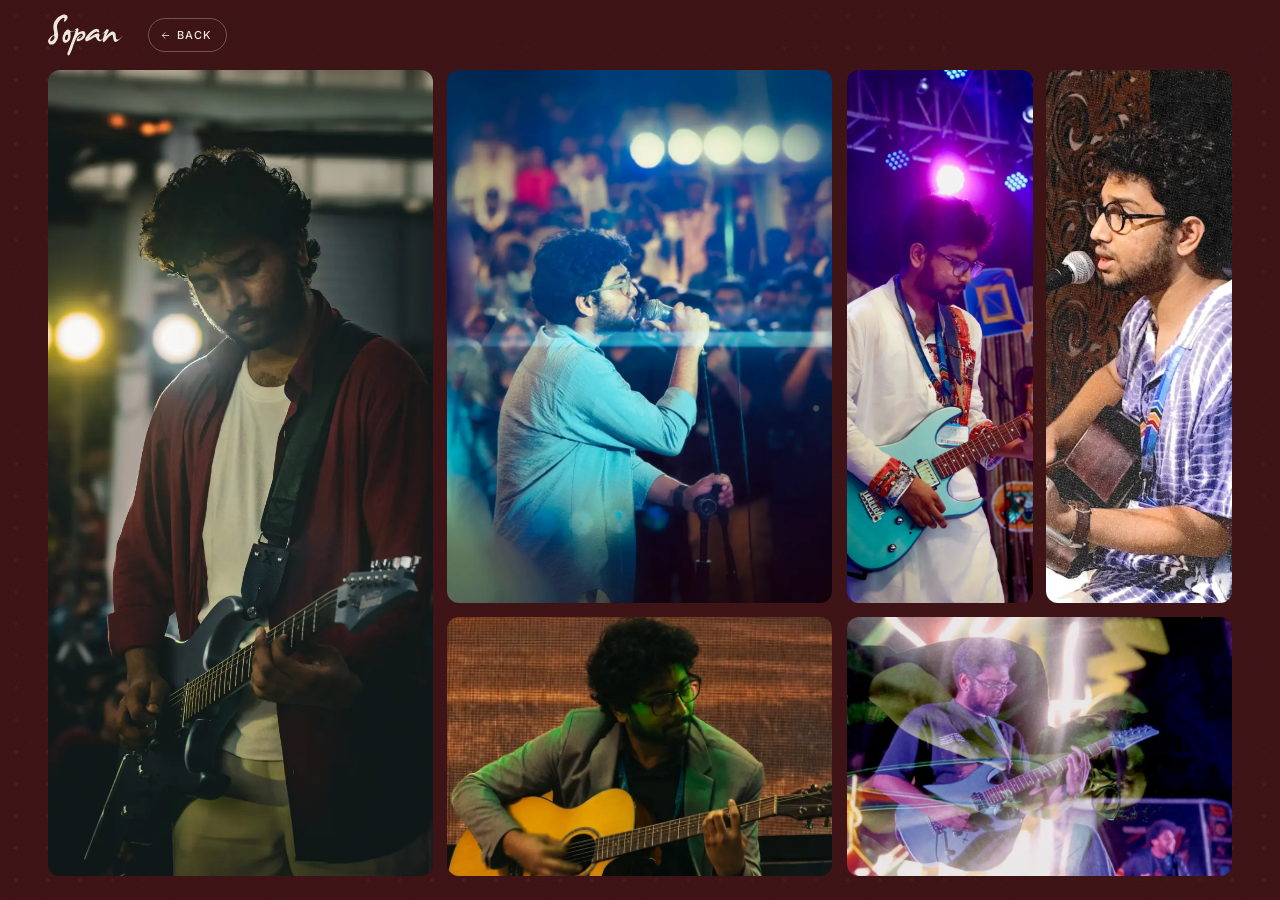
<file: beyond.html>
<!DOCTYPE html>
<html lang="en">
<head>
  <meta charset="UTF-8" />
  <meta name="viewport" content="width=device-width, initial-scale=1.0" />
  <meta name="theme-color" content="#3B1013" />
  <!-- dark from the very first frame, so nothing flashes on the way in -->
  <style>html { background: #3B1013; }</style>
  <title>Beyond Code — Safayet Gazi Sopan</title>
  <meta name="description" content="Photos from live shows by Safayet Gazi Sopan, vocalist and guitarist." />
  <link rel="icon" type="image/svg+xml" href="./assets/sopanLogoTab.svg" />
  <link rel="preconnect" href="https://fonts.googleapis.com" />
  <link rel="preconnect" href="https://fonts.gstatic.com" crossorigin />
  <link href="https://fonts.googleapis.com/css2?family=Playfair+Display:ital,wght@0,400;0,700;0,900;1,400;1,700&family=Inter:wght@300;400;500&family=Noto+Serif+Bengali:wght@700&display=swap" rel="stylesheet" />
  <link rel="stylesheet" href="./src/css/style.css" />
</head>
<body class="page-beyond">

  <canvas class="bg-fx" id="bgFx" aria-hidden="true"></canvas>

  <div class="cursor" aria-hidden="true">
    <div class="cursor__dot"></div>
    <div class="cursor__ring-wrapper">
      <div class="cursor__ring"></div>
    </div>
  </div>

  <header class="beyond-bar">
    <a href="./index.html#beyond" class="beyond-home" aria-label="Sopan, back to portfolio"></a>
    <a href="./index.html#beyond" class="beyond-back"><svg class="icon" viewBox="0 0 24 24" fill="none" stroke="currentColor" stroke-width="1.75" stroke-linecap="round" stroke-linejoin="round" aria-hidden="true" focusable="false"><path d="M19 12H5"/><path d="m11 18-6-6 6-6"/></svg> Back</a>
  </header>

  <main>
    <h1 class="visually-hidden">Beyond Code: photos from my shows</h1>
    <div class="bento" id="bento"></div>
  </main>

  <script src="./src/js/beyond-art.js"></script>
  <script src="./src/js/beyond.js"></script>
  <script src="./src/js/script.js"></script>
</body>
</html>
</file>
<file: src/css/style.css>
/* ============================================================
   TOKENS
   ============================================================ */
:root {
  --bg: #EDE8DC;
  --bg-warm: #E8E0CE;
  --surface: #E0D8C4;
  --ink: #1C1A16;
  --ink-muted: #6B6457;
  --accent: #8B3022;
  --accent-dim: rgba(139, 48, 34, 0.18);
  --rule: rgba(28, 26, 22, 0.12);
  --loader-bg: #3B1013;
  --loader-ink: var(--bg);
  --loader-rule: rgba(237, 232, 220, 0.5);

  --font-display: 'Playfair Display', serif;
  --font-body: 'Inter', sans-serif;
  --contact-heading-font: "Playfair Display", serif;

  --ease-out: cubic-bezier(0.16, 1, 0.3, 1);
  --ease-in-out: cubic-bezier(0.65, 0, 0.35, 1);

  /* layout — every section, the nav and the hero share these */
  --max-w: 1280px;
  --pad-x: 48px;      /* page gutter */
  --pad-y: 112px;     /* section top/bottom */
  --label-w: 12px;    /* vertical section label column */
  --col-gap: 48px;    /* label → content gap */
  --nav-h: 64px;

  /* Lucide arrow icons, used as CSS masks so they take the text colour */
  --icon-arrow-right: url("data:image/svg+xml,%3Csvg xmlns='http://www.w3.org/2000/svg' viewBox='0 0 24 24' fill='none' stroke='black' stroke-width='1.75' stroke-linecap='round' stroke-linejoin='round'%3E%3Cpath d='M5 12h14'/%3E%3Cpath d='m12 5 7 7-7 7'/%3E%3C/svg%3E");
  --icon-arrow-up-right: url("data:image/svg+xml,%3Csvg xmlns='http://www.w3.org/2000/svg' viewBox='0 0 24 24' fill='none' stroke='black' stroke-width='1.75' stroke-linecap='round' stroke-linejoin='round'%3E%3Cpath d='M7 7h10v10'/%3E%3Cpath d='M7 17 17 7'/%3E%3C/svg%3E");
}

html {
  scroll-behavior: smooth;
  scroll-padding-top: var(--nav-h);
  -webkit-text-size-adjust: 100%;
}

/* moving between pages: hold the old page on screen and fade to the new
   one, so nothing blank ever shows in between */
@media (prefers-reduced-motion: no-preference) {
  @view-transition {
    navigation: auto;
  }

  ::view-transition-group(root) {
    animation-duration: 0.4s;
  }
}

/* ============================================================
   CUSTOM CURSOR — only for real mouse pointers
   ============================================================ */
.cursor {
  display: none;
}

@media (hover: hover) and (pointer: fine) {
  html,
  body,
  *,
  *::before,
  *::after {
    cursor: none !important;
  }

  .cursor {
    display: block;
    position: fixed;
    top: 0;
    left: 0;
    width: 30px;
    height: 30px;
    pointer-events: none;
    z-index: 100000;
    opacity: 0;
    transition: opacity 0.2s ease;
  }

  .cursor.visible {
    opacity: 1;
  }
}

.cursor__dot {
  position: absolute;
  top: 50%;
  left: 50%;
  width: 8px;
  height: 8px;
  border-radius: 50%;
  background: var(--accent);
  transform: translate(-50%, -50%);
  transition: opacity 0.2s ease;
}

.cursor__ring-wrapper {
  position: absolute;
  inset: 0;
  transition: transform 0.25s var(--ease-out), opacity 0.2s ease;
}

.cursor.hover .cursor__ring-wrapper {
  transform: scale(1.28);
}

.cursor__ring {
  width: 100%;
  height: 100%;
  border: 2px dashed var(--accent);
  border-radius: 50%;
  animation: rotateCursor 6s linear infinite;
}

@keyframes rotateCursor {
  from { transform: rotate(0deg); }
  to   { transform: rotate(360deg); }
}

/* over the red footer the accent cursor would vanish — switch to cream */
.cursor.on-dark .cursor__dot {
  background: var(--bg);
}

.cursor.on-dark .cursor__ring {
  border-color: var(--bg);
}

/* over the Beyond section the cursor turns into the Explore button */
.cursor__label {
  position: absolute;
  top: 50%;
  left: 50%;
  opacity: 0;
  transform: translate(-50%, -50%) scale(0.4);
  transition: opacity 0.25s ease, transform 0.55s cubic-bezier(0.34, 1.4, 0.64, 1);
}

.cursor.explore .cursor__label {
  opacity: 1;
  transform: translate(-50%, -50%) scale(1);
}

.cursor.explore .cursor__dot,
.cursor.explore .cursor__ring-wrapper {
  opacity: 0;
}

/* the button: a red seal with its invitation turning around the rim
   and a ring breathing out from the edge */
.seal {
  --seal-size: 124px;
  position: relative;
  display: grid;
  place-items: center;
  width: var(--seal-size);
  height: var(--seal-size);
  border-radius: 50%;
  background: var(--accent);
  box-shadow:
    0 14px 36px rgba(59, 16, 19, 0.38),
    inset 0 0 0 1px rgba(237, 232, 220, 0.24);
  color: var(--bg);
}

.seal::after {
  content: "";
  position: absolute;
  inset: 0;
  border: 1px solid var(--accent);
  border-radius: 50%;
  animation: sealBreath 2.8s var(--ease-out) infinite;
}

@keyframes sealBreath {
  from { opacity: 0.7; transform: scale(1); }
  to   { opacity: 0; transform: scale(1.32); }
}

.seal__ring {
  position: absolute;
  inset: 0;
  width: 100%;
  height: 100%;
  animation: rotateCursor 16s linear infinite;
}

/* no need to keep turning while the button is hidden */
.cursor:not(.explore) .seal::after,
.cursor:not(.explore) .seal__ring {
  animation-play-state: paused;
}

.seal__ring text {
  fill: currentColor;
  font-family: var(--font-body);
  font-size: 8px;
  font-weight: 500;
  opacity: 0.82;
}

.seal__word {
  font-family: var(--font-display);
  font-size: 20px;
  font-style: italic;
  line-height: 1;
}

@media (prefers-reduced-motion: reduce) {
  .seal::after,
  .seal__ring {
    animation: none;
  }
}

/* ============================================================
   ROLLING LINK TEXT — letters roll up on hover
   ============================================================ */
.visually-hidden {
  position: absolute;
  width: 1px;
  height: 1px;
  margin: -1px;
  padding: 0;
  overflow: hidden;
  clip: rect(0 0 0 0);
  white-space: nowrap;
  border: 0;
}

.roll__inner {
  display: inline-flex;
  overflow: hidden;
  vertical-align: top;
}

.roll__char {
  position: relative;
  display: inline-block;
  white-space: pre;
  transition: transform 0.5s var(--ease-out);
  transition-delay: calc(var(--i) * 14ms);
}

.roll__char::after {
  content: attr(data-char);
  position: absolute;
  left: 0;
  top: 100%;
}

@media (hover: hover) {
  .roll:hover .roll__char,
  .roll-host:hover .roll .roll__char {
    transform: translateY(-100%);
  }
}

/* ============================================================
   ICONS — inline Lucide SVGs, sized to the surrounding text
   ============================================================ */
.icon {
  display: inline-block;
  width: 1em;
  height: 1em;
  flex-shrink: 0;
  vertical-align: -0.14em;
}

.work-nav button .icon {
  width: 20px;
  height: 20px;
  vertical-align: middle;
}

.work-card__arrow .icon {
  width: 32px;
  height: 32px;
  stroke-width: 1.5;
  transition: transform 0.35s var(--ease-out);
}

/* ============================================================
   BACKGROUND FX — kinetic dot grid (mouse + touch)
   ============================================================ */
.bg-fx {
  position: fixed;
  inset: 0;
  width: 100%;
  height: 100%;
  pointer-events: none;
  z-index: 0;
}

/* ============================================================
   RESET & BASE
   ============================================================ */
*,
*::before,
*::after {
  box-sizing: border-box;
  margin: 0;
  padding: 0;
}

body {
  background: var(--bg);
  color: var(--ink);
  font-family: var(--font-body);
  font-size: 15px;
  line-height: 1.7;
  overflow-x: hidden;
  /* subtle grain */
  background-image: url("data:image/svg+xml,%3Csvg xmlns='http://www.w3.org/2000/svg' width='300' height='300'%3E%3Cfilter id='n'%3E%3CfeTurbulence type='fractalNoise' baseFrequency='0.75' numOctaves='4' stitchTiles='stitch'/%3E%3C/filter%3E%3Crect width='300' height='300' filter='url(%23n)' opacity='0.035'/%3E%3C/svg%3E");
}

main {
  position: relative;
  z-index: 1;
}

img {
  max-width: 100%;
}

a {
  color: inherit;
  text-decoration: none;
}

ul {
  list-style: none;
}

button {
  background: none;
  border: none;
  cursor: pointer;
  font: inherit;
  color: inherit;
}

/* ============================================================
   NAV
   ============================================================ */
.nav {
  position: fixed;
  top: 0;
  left: 0;
  right: 0;
  z-index: 100;
  display: flex;
  align-items: center;
  padding: 0 var(--pad-x);
  height: var(--nav-h);
  transition:
    background 0.4s ease,
    backdrop-filter 0.4s ease,
    border-color 0.4s ease,
    transform 0.5s var(--ease-out);
  border-bottom: 1px solid transparent;
}

/* hidden while the contact footer is on screen */
.nav.nav--hidden {
  transform: translateY(-100%);
  pointer-events: none;
}

.nav.scrolled {
  background: rgba(237, 232, 220, 0.88);
  backdrop-filter: blur(12px);
  -webkit-backdrop-filter: blur(12px);
  border-bottom-color: var(--rule);
}

.nav__logo {
  flex-shrink: 0;
  display: inline-flex;
  align-items: center;
}

.nav__logo img {
  width: 3.5rem;
  height: auto;
  display: block;
  margin-left: -0.5rem;
}

.nav__links {
  display: flex;
  gap: 32px;
  margin-left: 40px;
}

.nav__link {
  font-size: 11px;
  letter-spacing: 0.12em;
  text-transform: uppercase;
  color: var(--ink-muted);
  position: relative;
  padding-bottom: 2px;
  transition: color 0.2s;
  white-space: nowrap;
}

.nav__link::after {
  content: '';
  position: absolute;
  bottom: 0;
  left: 0;
  width: 100%;
  height: 1px;
  background: var(--accent);
  transform: scaleX(0);
  transform-origin: left;
  transition: transform 0.25s var(--ease-out);
}

.nav__link.active {
  color: var(--ink);
}

.nav__link.active::after {
  transform: scaleX(1);
}

.nav__resume {
  margin-left: auto;
  font-size: 11px;
  letter-spacing: 0.1em;
  text-transform: uppercase;
  color: var(--ink-muted);
  transition: color 0.2s, border-color 0.2s;
  border: 1px solid var(--rule);
  border-radius: 999px;
  padding: 6px 14px;
  white-space: nowrap;
}

.nav__burger {
  display: none;
  margin-left: auto;
  flex-direction: column;
  justify-content: center;
  gap: 5px;
  width: 44px;
  height: 44px;
  margin-right: -10px;
  padding: 10px;
}

.nav__burger span {
  display: block;
  width: 22px;
  height: 1.5px;
  background: var(--ink);
  transition: transform 0.3s ease;
}

.nav__burger[aria-expanded="true"] span:first-child {
  transform: translateY(3.25px) rotate(45deg);
}

.nav__burger[aria-expanded="true"] span:last-child {
  transform: translateY(-3.25px) rotate(-45deg);
}

/* ============================================================
   MOBILE MENU
   ============================================================ */
.mobile-menu {
  --f-ink: var(--bg);
  --f-muted: rgba(237, 232, 220, 0.68);
  --f-rule: rgba(237, 232, 220, 0.2);
  --f-chip: rgba(237, 232, 220, 0.12);
  position: fixed;
  inset: 0;
  z-index: 99;
  display: flex;
  flex-direction: column;
  padding: calc(var(--nav-h) + 20px) var(--pad-x) max(28px, env(safe-area-inset-bottom));
  overflow-y: auto;
  overscroll-behavior: contain;
  background: var(--accent);
  color: var(--f-ink);
  /* panel drops down from the nav, then the rows rise in one by one */
  clip-path: inset(0 0 100% 0);
  visibility: hidden;
  transition: clip-path 0.45s cubic-bezier(0.7, 0, 0.84, 0) 0.1s, visibility 0s linear 0.55s;
}

.mobile-menu.open {
  clip-path: inset(0 0 0 0);
  visibility: visible;
  transition: clip-path 0.6s var(--ease-out), visibility 0s;
}

.mobile-menu__head {
  display: flex;
  align-items: center;
  justify-content: space-between;
  gap: 16px;
  padding-bottom: 20px;
  font-size: 13px;
}

.mobile-menu__note {
  color: var(--f-muted);
  letter-spacing: 0.02em;
}

.mobile-menu__list {
  display: flex;
  flex-direction: column;
  margin: auto 0;
  border-top: 1px solid var(--f-rule);
}

.mobile-menu__link {
  position: relative;
  display: flex;
  align-items: center;
  justify-content: space-between;
  gap: 16px;
  padding: clamp(10px, 1.8vh, 16px) 0;
  font-family: var(--font-display);
  font-size: clamp(30px, 8.6vw, 52px);
  font-weight: 700;
  line-height: 1.1;
  letter-spacing: -0.015em;
  color: var(--f-ink);
}

.mobile-menu__link::after {
  content: '';
  position: absolute;
  left: 0;
  right: 0;
  bottom: 0;
  height: 1px;
  background: var(--f-rule);
}

/* mask so each word can slide up from behind its row */
.mobile-menu__label {
  display: block;
  overflow: hidden;
  padding-bottom: 0.06em;
}

.mobile-menu__label > span {
  position: relative;
  display: block;
  transform: translateY(105%);
  transition: transform 0.3s ease, color 0.25s ease;
}

/* current section: a small cream dot, the way the footer pills read */
.mobile-menu__link.active .mobile-menu__label > span {
  padding-left: 0.62em;
}

.mobile-menu__link.active .mobile-menu__label > span::before {
  content: '';
  position: absolute;
  left: 0;
  top: 50%;
  width: 0.24em;
  height: 0.24em;
  margin-top: -0.12em;
  border-radius: 50%;
  background: currentColor;
}

.mobile-menu__link .icon {
  width: 0.5em;
  height: 0.5em;
  opacity: 0;
  transform: translateX(-12px);
  transition: opacity 0.3s ease, transform 0.35s var(--ease-out);
}

.mobile-menu.open .mobile-menu__label > span {
  transform: none;
  transition: transform 0.75s var(--ease-out) calc(0.18s + var(--i) * 0.05s), color 0.25s ease;
}

.mobile-menu.open .mobile-menu__link .icon {
  opacity: 0.55;
  transform: none;
  transition: opacity 0.4s ease calc(0.35s + var(--i) * 0.05s), transform 0.6s var(--ease-out) calc(0.35s + var(--i) * 0.05s);
}

.mobile-menu.open .mobile-menu__link:active .icon {
  opacity: 1;
  transform: translateX(4px);
}

/* once the entrance has played, drop the stagger so taps and hovers feel instant */
.mobile-menu.open.is-settled .mobile-menu__label > span {
  transition: transform 0.4s var(--ease-out), color 0.25s ease;
}

.mobile-menu.open.is-settled .mobile-menu__link .icon {
  transition: opacity 0.25s ease, transform 0.35s var(--ease-out);
}

.mobile-menu__foot {
  display: flex;
  flex-direction: column;
  gap: 16px;
  padding-top: 24px;
  opacity: 0;
  transform: translateY(12px);
  transition: opacity 0.2s ease, transform 0.2s ease;
}

.mobile-menu.open .mobile-menu__foot {
  opacity: 1;
  transform: none;
  transition: opacity 0.5s ease 0.55s, transform 0.7s var(--ease-out) 0.55s;
}

.mobile-menu__email {
  align-self: flex-start;
  font-size: 15px;
  color: var(--f-ink);
  border-bottom: 1px solid var(--f-rule);
  padding-bottom: 2px;
  transition: border-color 0.25s ease;
}

.mobile-menu__chips {
  display: flex;
  flex-wrap: wrap;
  gap: 8px;
}

.mobile-menu__chip {
  display: inline-flex;
  align-items: center;
  gap: 6px;
  height: 36px;
  padding: 0 16px;
  border-radius: 999px;
  background: var(--f-chip);
  font-size: 13px;
  color: var(--f-ink);
  transition: background 0.25s ease, color 0.25s ease;
}

.mobile-menu__chip .icon {
  width: 14px;
  height: 14px;
}

.mobile-menu__chip--solid {
  background: var(--f-ink);
  color: var(--accent);
}

/* short phones (SE-sized): tighten the rows so the whole menu fits without scrolling */
@media (max-height: 680px) and (orientation: portrait) {
  .mobile-menu { padding-top: calc(var(--nav-h) + 8px); }
  .mobile-menu__head { padding-bottom: 12px; }
  .mobile-menu__link { padding: 7px 0; font-size: 26px; }
  .mobile-menu__foot { gap: 12px; padding-top: 16px; }
}

/* nav sits on the red panel while the menu is open */
.nav.menu-open {
  background: transparent;
  backdrop-filter: none;
  -webkit-backdrop-filter: none;
  border-bottom-color: transparent;
  transition: background 0.2s ease, border-color 0.2s ease;
}

.nav.menu-open .nav__logo img {
  filter: brightness(0) invert(94%) sepia(6%) saturate(420%) hue-rotate(5deg);
}

.nav.menu-open .nav__burger span {
  background: var(--bg);
}

/* ============================================================
   HERO
   ============================================================ */
.hero-scroll-space {
  min-height: 100vh;
  min-height: 100svh;
  position: relative;
  max-width: var(--max-w);
  margin: 0 auto;
}

.hero-wrapper {
  position: relative;
  min-height: 100vh;
  min-height: 100svh;
  display: flex;
  flex-direction: column;
  justify-content: center;
  padding: calc(var(--nav-h) + 56px) var(--pad-x) 80px;
}

.hero__name-row {
  width: 100%;
  display: flex;
  position: relative;
  z-index: 3;   /* text sits ABOVE the image */
  pointer-events: none;
}

.hero__name-row--top {
  justify-content: flex-start;
  margin-bottom: 10px;
}

.hero__name-row--bottom {
  justify-content: flex-start;
  margin-top: -110px;
}

.hero__first {
  font-family: var(--font-display);
  font-weight: 900;
  font-size: clamp(64px, 9vw, 140px);
  letter-spacing: -0.02em;
  color: var(--accent);
  display: block;
  opacity: 0;
  will-change: transform, opacity;
  transform: translateX(-80px);
  pointer-events: auto;
  margin-top: 80px;
  position: relative;
  left: 50px;
}

.hero__last {
  font-family: var(--font-display);
  font-weight: 900;
  font-size: clamp(68px, 12vw, 180px);
  letter-spacing: -0.02em;
  color: var(--ink);
  display: block;
  opacity: 0;
  will-change: transform, opacity;
  transform: translateX(80px);
  pointer-events: auto;
  position: relative;
  left: 100px;
  margin-bottom: 30px;
}

.hero-hover {
  position: relative;
  transition: color 0.25s ease;
}

.hero__first.in {
  animation: slideFromLeft 1s var(--ease-out) 0.1s forwards;
}

.hero__last.in {
  animation: slideFromRight 1s var(--ease-out) 0.35s forwards;
}

/* ----- "Call me [logo]": the first name parts, the letters of "Sopan" roll
         up and fade one by one, then the logo's letters arrive the same
         way. On the way back the logo rolls out and "Sopan" rolls in. ----- */
.hero__word {
  display: inline-block;
  transition: transform 0.7s var(--ease-out) 0.5s, opacity 0.6s ease 0.5s;
}

.hero-wrapper.is-calling .hero__word {
  opacity: 0;
  transition: transform 0.7s var(--ease-out), opacity 0.45s ease;
}

.hero-wrapper.is-calling .hero__word--left  { transform: translateX(-0.7em); }
.hero-wrapper.is-calling .hero__word--right { transform: translateX(0.7em); }

.hero__char {
  display: inline-block;
  --roll: 0.6em;
}

.hero-wrapper.is-calling .hero__char {
  animation: rollAway 0.55s var(--ease-in-out) calc(var(--n) * 50ms) both;
}

.hero-wrapper.is-leaving .hero__char {
  animation: rollIn 0.7s var(--ease-out) calc(0.45s + var(--n) * 50ms) both;
}

.hero__call {
  position: absolute;
  inset: 0;
  display: flex;
  align-items: center;
  justify-content: center;
  gap: 0.18em;
  letter-spacing: 0;
  pointer-events: none;
}

.hero__call-text {
  font-size: 0.5em;
  font-style: italic;
  font-weight: 400;
  color: var(--ink);
  white-space: nowrap;
  opacity: 0;
  transform: translateX(-0.4em);
  transition: transform 0.35s ease, opacity 0.35s ease;
}

.hero-wrapper.is-calling .hero__call-text {
  opacity: 1;
  transform: none;
  transition: transform 0.7s var(--ease-out) 0.75s, opacity 0.6s ease 0.75s;
}

.hero__call-logo {
  width: 3.3em;
  height: auto;
  overflow: visible;
}

.hero__call-logo path {
  fill: var(--accent);
  opacity: 0;
  --roll: 12px;   /* the logo's own units, about the same distance on screen */
}

.hero-wrapper.is-calling .hero__call-logo path {
  animation: rollIn 0.7s var(--ease-out) calc(0.45s + var(--n) * 50ms) both;
}

.hero-wrapper.is-leaving .hero__call-logo path {
  animation: rollAway 0.55s var(--ease-in-out) calc(var(--n) * 50ms) both;
}

@keyframes rollAway {
  from { opacity: 1; transform: none; }
  to   { opacity: 0; transform: translateY(calc(var(--roll) * -1)); }
}

@keyframes rollIn {
  from { opacity: 0; transform: translateY(var(--roll)); }
  to   { opacity: 1; transform: none; }
}

@keyframes slideFromLeft {
  to { opacity: 1; transform: translateX(0); }
}

@keyframes slideFromRight {
  to { opacity: 1; transform: translateX(0); }
}

/* ----- Portrait ----- */
.hero__photo {
  position: absolute;
  top: 165px;
  left: 77%;
  transform: translateX(-50%);
  z-index: 1;
}

.hero__photo-frame {
  width: clamp(260px, 28vw, 450px);
}

.hero__photo-frame img {
  width: 100%;
  height: auto;
  display: block;
  object-fit: contain;
}

/* ----- Subtitle + CTAs ----- */
.hero__meta {
  display: flex;
  align-items: flex-start;
  justify-content: space-between;
  gap: 24px;
  width: 100%;
  margin-top: 48px;
  opacity: 0;
  transform: translateY(14px);
  transition: opacity 0.8s ease 0.9s, transform 0.8s var(--ease-out) 0.9s;
  position: relative;
  z-index: 2;
}

.hero__meta.in {
  opacity: 1;
  transform: translateY(0);
}

.hero__sub {
  font-size: 13px;
  color: var(--ink-muted);
  letter-spacing: 0.01em;
  max-width: 300px;
}

.hero__ctas {
  display: flex;
  gap: 28px;
}

.hero__cta {
  font-size: 11px;
  letter-spacing: 0.12em;
  text-transform: uppercase;
  color: var(--ink-muted);
  position: relative;
  padding-bottom: 2px;
  transition: color 0.2s;
  white-space: nowrap;
}

.hero__cta::after {
  content: '';
  position: absolute;
  bottom: 0;
  left: 0;
  width: 100%;
  height: 1px;
  background: var(--accent);
  transform: scaleX(0);
  transform-origin: left;
  transition: transform 0.25s var(--ease-out);
}

/* ============================================================
   SECTIONS — shared layout
   ============================================================ */
.section {
  position: relative;
  z-index: 5;
  display: grid;
  grid-template-columns: var(--label-w) minmax(0, 1fr);
  gap: 0 var(--col-gap);
  padding: var(--pad-y) var(--pad-x);
  max-width: var(--max-w);
  margin: 0 auto;
  width: 100%;
}

/* rule spans the content width, not the label */
.section::before {
  content: '';
  position: absolute;
  top: 0;
  left: var(--pad-x);
  right: var(--pad-x);
  height: 1px;
  background: var(--rule);
}

.section > * {
  min-width: 0;
}

.section__label {
  font-size: 10px;
  letter-spacing: 0.18em;
  text-transform: uppercase;
  color: var(--accent);
  padding-top: 6px;
  writing-mode: vertical-lr;
  transform: rotate(180deg);
  align-self: start;
  height: fit-content;
  white-space: nowrap;
}

.section__title {
  font-family: var(--font-display);
  font-size: clamp(28px, 3.4vw, 44px);
  font-weight: 700;
  line-height: 1.15;
  letter-spacing: -0.01em;
  margin-bottom: 40px;
}

/* ============================================================
   WHO
   ============================================================ */
.who__grid {
  display: grid;
  grid-template-columns: minmax(0, 1fr) minmax(0, 1.4fr);
  gap: 64px;
  align-items: center;
}

.who__photo {
  aspect-ratio: 4 / 5;
  overflow: hidden;
  border: 1.5px dashed rgba(139, 48, 34, 0.35);
  border-radius: 12px;
  background: var(--surface);
}

.who__photo img {
  width: 100%;
  height: 100%;
  object-fit: cover;
  display: block;
}

.who__text .section__title {
  margin-bottom: 24px;
}

.who__text p {
  color: var(--ink-muted);
  margin-bottom: 16px;
  font-size: 15px;
}

/* ============================================================
   WORK
   ============================================================ */
.work-header {
  display: flex;
  justify-content: space-between;
  align-items: flex-end;
  gap: 24px;
  margin-bottom: 40px;
}

.work-header .section__title {
  margin-bottom: 0;
}

.work-nav {
  display: flex;
  gap: 10px;
  flex-shrink: 0;
}

.work-nav button {
  width: 56px;
  height: 56px;
  font-size: 18px;
  border: 1px solid var(--rule);
  border-radius: 50%;
  transition: background 0.3s, color 0.3s, border-color 0.3s, opacity 0.3s;
}

.work-nav button:disabled {
  opacity: 0.35;
}

/* the track starts at the content edge and bleeds out to the right edge of the screen */
.work-grid {
  --bleed: calc((100vw - min(100vw, var(--max-w))) / 2 + var(--pad-x));
  display: flex;
  gap: 24px;
  margin-right: calc(-1 * var(--bleed));
  padding: 4px var(--bleed) 8px 0;
  overflow-x: auto;
  overflow-y: hidden;
  scroll-behavior: smooth;
  scroll-snap-type: x mandatory;
  scrollbar-width: none;
  -webkit-overflow-scrolling: touch;
  overscroll-behavior-x: contain;
}

.work-grid::-webkit-scrollbar {
  display: none;
}

.work-card {
  flex: 0 0 400px;
  scroll-snap-align: start;
  background: var(--bg);
  border: 1px solid var(--rule);
  border-radius: 12px;
  position: relative;
  overflow: hidden;
  display: grid;
  grid-template-columns: 1fr 80px;
  grid-template-rows: auto 1fr;
  transition: border-color 0.3s ease;
}

.work-card__tag {
  position: absolute;
  top: 0;
  left: 0;
  padding: 8px 18px;
  font-size: 11px;
  letter-spacing: 0.04em;
  border-right: 1px solid var(--rule);
  border-bottom: 1px solid var(--rule);
  border-bottom-right-radius: 8px;
  color: var(--ink-muted);
  transition: background 0.3s ease, color 0.3s ease;
}

.work-card__image {
  grid-column: 1 / 3;
  height: 190px;
  padding: 40px 24px 16px;
  display: flex;
  align-items: center;
  justify-content: center;
  border-bottom: 1px solid var(--rule);
}

.work-card__image h3 {
  font-family: var(--font-display);
  font-size: 2.1rem;
  font-weight: 700;
  line-height: 1.1;
  text-align: center;
  color: var(--ink);
}

.work-card__stats {
  display: grid;
  grid-template-columns: 1fr 1fr;
}

.work-stat {
  padding: 14px 16px;
  min-width: 0;
}

/* vertical divider — only between column 1 and column 2 */
.work-stat:nth-child(odd) {
  border-right: 1px solid var(--rule);
}

/* horizontal divider — only between row 1 and row 2 */
.work-stat:nth-child(-n+2) {
  border-bottom: 1px solid var(--rule);
}

.work-stat h5 {
  font-size: 14px;
  font-weight: 500;
  line-height: 1.4;
  color: var(--ink);
}

.work-stat span {
  display: block;
  font-size: 12px;
  color: var(--ink-muted);
  letter-spacing: 0.05em;
}

.work-card__arrow {
  display: flex;
  align-items: center;
  justify-content: center;
  font-size: 32px;
  border-left: 1px solid var(--rule);
  transition: background 0.3s ease, color 0.3s ease;
}

.work-card__arrow,
.work-card__tag {
  pointer-events: none;
}

/* ============================================================
   SKILLS
   ============================================================ */
.skills__grid {
  display: grid;
  grid-template-columns: 1fr 1fr;
  gap: 64px;
}

.skills__colhead {
  font-size: 10px;
  font-weight: 400;
  letter-spacing: 0.15em;
  text-transform: uppercase;
  color: var(--ink-muted);
  margin-bottom: 12px;
  padding-bottom: 12px;
  border-bottom: 1px solid var(--rule);
}

.skills__list li {
  font-family: var(--font-display);
  font-size: clamp(17px, 1.8vw, 22px);
  font-weight: 400;
  padding: 12px 0;
  border-bottom: 1px solid var(--rule);
  transition: color 0.18s, padding-left 0.18s;
}

.skills__list li.is-active {
  color: var(--accent);
  padding-left: 8px;
}

/* ============================================================
   BEYOND CODE
   ============================================================ */
.beyond__grid {
  display: grid;
  grid-template-columns: repeat(3, minmax(0, 1fr));
  gap: 48px;
  align-items: start;
}

.beyond__head {
  font-family: var(--font-display);
  font-size: clamp(19px, 1.7vw, 23px);
  font-weight: 700;
  margin-bottom: 16px;
}

.beyond__item p {
  font-size: 14px;
  color: var(--ink-muted);
  line-height: 1.7;
}

.beyond__item p + p {
  margin-top: 12px;
}

.beyond__photo {
  aspect-ratio: 3 / 4;
  overflow: hidden;
  border: 1.5px dashed rgba(139, 48, 34, 0.35);
  border-radius: 12px;
  background: var(--surface);
}

.beyond__photo img {
  width: 100%;
  height: 100%;
  object-fit: cover;
  display: block;
}

/* the homepage photo is the way into the Beyond page */
.beyond__portal {
  position: relative;
  display: block;
  border-radius: 12px;
}

.beyond__portal:focus-visible {
  outline: 2px solid var(--accent);
  outline-offset: 4px;
}

/* touch screens have no cursor to become the button, so it sits on the photo */
.beyond__explore {
  position: absolute;
  right: 14px;
  bottom: 14px;
}

.beyond__explore .seal {
  --seal-size: 108px;
  box-shadow: inset 0 0 0 1px rgba(237, 232, 220, 0.24);
}

.beyond__explore .seal__word {
  font-size: 18px;
}

@media (hover: hover) and (pointer: fine) {
  .beyond__explore {
    display: none;
  }
}

/* the Explore button growing to fill the screen: it starts the button's
   red and deepens to the collage's colour on the way */
.grow-circle {
  position: fixed;
  z-index: 100001;
  border-radius: 50%;
  background: var(--accent);
  overflow: hidden;
  pointer-events: none;
  transform: scale(0);
  will-change: transform;
}

.grow-circle__depth {
  position: absolute;
  inset: 0;
  background: var(--loader-bg);
  opacity: 0;
  will-change: opacity;
}

/* ============================================================
   BEYOND PAGE — dark collage of flip cards, exactly one screen
   ============================================================ */
.page-beyond {
  display: flex;
  flex-direction: column;
  height: 100vh;
  height: 100dvh;
  overflow: hidden;
  background-color: var(--loader-bg);
  color: var(--bg);
}

.page-beyond main {
  position: relative;
  flex: 1;
  min-height: 0;
}

.beyond-bar {
  position: relative;
  flex: none;
  display: flex;
  align-items: center;
  gap: 16px;
  margin: 12px var(--pad-x) 0;
}

.beyond-back {
  display: inline-flex;
  align-items: center;
  gap: 6px;
  padding: 7px 14px 7px 11px;
  border: 1px solid rgba(237, 232, 220, 0.3);
  border-radius: 999px;
  color: var(--bg);
  font-size: 11px;
  font-weight: 500;
  letter-spacing: 0.1em;
  text-decoration: none;
  text-transform: uppercase;
  transition: background 0.3s ease, color 0.3s ease, border-color 0.3s ease;
}

.beyond-back .icon {
  transition: transform 0.35s var(--ease-out);
}

.beyond-back:focus-visible {
  outline: 2px solid var(--bg);
  outline-offset: 3px;
}

@media (hover: hover) {
  .beyond-back:hover {
    border-color: var(--bg);
    background: var(--bg);
    color: var(--loader-bg);
  }

  .beyond-back:hover .icon {
    transform: translateX(-3px);
  }
}

.beyond-home {
  display: block;
  flex: none;
  width: 84px;
  height: 46px;
  background: var(--bg);
  -webkit-mask: url("../../assets/sopanLogo.svg") left center / contain no-repeat;
  mask: url("../../assets/sopanLogo.svg") left center / contain no-repeat;
}

.bento {
  display: grid;
  grid-template-columns: repeat(6, minmax(0, 1fr));
  grid-auto-rows: minmax(0, 1fr);
  grid-auto-flow: dense;
  gap: 14px;
  height: 100%;
  padding: 12px var(--pad-x) 24px;
}

.bento__tile {
  position: relative;
  display: block;
  width: 100%;
  border-radius: 12px;
  container-type: size;
  perspective: 1500px;
  animation: tileIn 0.8s var(--ease-out) calc(var(--n, 0) * 60ms) both paused;
}

.bento.is-in .bento__tile {
  animation-play-state: running;
}

@keyframes tileIn {
  from { opacity: 0; transform: translateY(28px); }
  to   { opacity: 1; transform: none; }
}

.bento__tile--big  { grid-column: span 2; grid-row: span 3; }
.bento__tile--slab { grid-column: span 2; grid-row: span 2; }
.bento__tile--wide { grid-column: span 2; }
.bento__tile--tall { grid-row: span 2; }

.bento__fill {
  display: block;
  width: 100%;
  height: 100%;
  border-radius: 12px;
  background: rgba(237, 232, 220, 0.05);
}

.flip-card {
  padding: 0;
  border: 0;
  background: none;
  color: inherit;
  font: inherit;
  text-align: left;
}

.flip-card:focus-visible {
  outline: 2px solid var(--bg);
  outline-offset: 3px;
}

.flip-card__tilt {
  display: block;
  width: 100%;
  height: 100%;
  transform-style: preserve-3d;
}

.flip-card__inner {
  position: relative;
  display: block;
  width: 100%;
  height: 100%;
  transform-style: preserve-3d;
  transition: transform 0.9s cubic-bezier(0.45, 0.05, 0.15, 1);
  will-change: transform;   /* ready before the click, not during it */
}

.flip-card.is-flipped .flip-card__inner {
  transform: rotateY(180deg);
}

.flip-card__face {
  position: absolute;
  inset: 0;
  display: block;
  overflow: hidden;
  border-radius: 12px;
  backface-visibility: hidden;
  -webkit-backface-visibility: hidden;
}

.flip-card__face img {
  display: block;
  width: 100%;
  height: 100%;
  object-fit: cover;
}

.flip-card__face--back {
  display: flex;
  flex-direction: column;
  justify-content: flex-end;
  gap: 8px;
  padding: 24px;
  background: var(--accent);
  transform: rotateY(180deg);
}

/* a card with a drawing: a cream print instead of the red back */
.flip-card__face--paper {
  background: var(--bg);
  color: var(--ink);
}

.flip-card__art {
  display: block;
  flex: 1;
  min-height: 0;
}

.art {
  display: block;
  width: 100%;
  height: 100%;
}

/* wide tiles are short: drawing on the left, words on the right */
.bento__tile--wide .flip-card__face--paper {
  display: grid;
  grid-template-columns: minmax(0, 2fr) minmax(0, 3fr);
  grid-template-rows: 1fr auto auto auto 1fr;
  column-gap: 16px;
  row-gap: 6px;
  padding: 16px;
}

.bento__tile--wide .flip-card__art {
  grid-column: 1;
  grid-row: 1 / -1;
}

.bento__tile--wide .flip-card__title { grid-area: 2 / 2; }
.bento__tile--wide .flip-card__place { grid-area: 3 / 2; }
.bento__tile--wide .flip-card__text  { grid-area: 4 / 2; }

/* the drawing inks itself in once the card has turned, then the colour
   washes in. Painting during the turn would make it stutter, so turning
   back, it also waits until the card has stopped before resetting. */
.art__line {
  fill: none;
  stroke: currentColor;
  stroke-width: 1.3;
  stroke-linecap: round;
  stroke-linejoin: round;
  stroke-dasharray: 1 2;
  stroke-dashoffset: 1.01;
  transition: stroke-dashoffset 0.01s linear 0.95s;
}

.art__wash,
.art__leaf,
.art__fill {
  opacity: 0;
  transition: opacity 0.01s linear 0.95s;
}

.art__wash { fill: var(--accent); }
.art__leaf { fill: #5E5A34; }

.is-flipped .art__line {
  stroke-dashoffset: 0;
  transition: stroke-dashoffset 1s var(--ease-in-out) calc(0.8s + var(--d) * 10ms);
}

.is-flipped .art__wash,
.is-flipped .art__leaf,
.is-flipped .art__fill {
  opacity: 1;
  transition: opacity 0.8s ease 1.6s;
}

@media (prefers-reduced-motion: reduce) {
  .art__line {
    stroke-dashoffset: 0;
    transition: none;
  }

  .art__wash,
  .art__leaf,
  .art__fill {
    opacity: 1;
    transition: none;
  }
}

.flip-card__title {
  font-family: 'Playfair Display', 'Noto Serif Bengali', serif;
  font-size: clamp(20px, 2.2vw, 30px);
  font-weight: 700;
  line-height: 1.2;
}

.flip-card__place {
  font-size: 11px;
  letter-spacing: 0.1em;
  text-transform: uppercase;
  opacity: 0.75;
}

.flip-card__text {
  font-size: 14px;
  line-height: 1.6;
}

/* small tiles: the back's text shrinks to fit */
@container (max-width: 300px) {
  .flip-card__face--back {
    gap: 4px;
    padding: 12px;
  }

  .flip-card__title {
    font-size: 15px;
  }

  .flip-card__place {
    font-size: 9px;
  }

  .flip-card__text {
    font-size: 11px;
    line-height: 1.4;
  }

  .art__line {
    stroke-width: 1.8;
  }
}

@container (max-width: 180px) {
  .art__line {
    stroke-width: 2.6;
  }
}

/* short tiles shrink the drawing further, so its lines need more weight */
@container (max-height: 300px) {
  .art__line {
    stroke-width: 2.4;
  }
}

@container (max-height: 140px) {
  .art__line {
    stroke-width: 3.4;
  }

  .bento__tile--wide .flip-card__face--paper {
    column-gap: 8px;
    row-gap: 2px;
    padding: 8px;
  }

  .flip-card__title {
    font-size: 13px;
  }

  .flip-card__place {
    font-size: 8px;
  }

  .flip-card__text {
    font-size: 10px;
    line-height: 1.3;
  }
}

/* upright screens: the same tiles, three across and six down */
@media (orientation: portrait) {
  .bento {
    grid-template-columns: repeat(3, minmax(0, 1fr));
    gap: 10px;
    padding-bottom: 16px;
  }
}

/* ============================================================
   VIDEO
   ============================================================ */
.video__intro {
  margin-bottom: 40px;
  max-width: 720px;
}

.video__intro .section__title {
  margin-bottom: 16px;
}

.video__intro p {
  font-size: 15px;
  color: var(--ink-muted);
  line-height: 1.7;
}

.video__embed {
  position: relative;
  width: 100%;
  aspect-ratio: 16 / 9;
  border: 1px solid var(--rule);
  border-radius: 12px;
  overflow: hidden;
  background: var(--surface);
}

.video__embed iframe {
  position: absolute;
  inset: 0;
  width: 100%;
  height: 100%;
  border: 0;
}

/* ============================================================
   EXPERIENCE + EDUCATION — shared timeline
   ============================================================ */
.timeline {
  width: 100%;
}

.exp-item {
  display: grid;
  grid-template-columns: var(--exp-col, 240px) minmax(0, 1fr);
  gap: 48px;
  padding: 36px 0;
  border-top: 1px solid var(--rule);
}

.exp-item:first-child {
  border-top: none;
  padding-top: 0;
}

.exp-item:last-child {
  padding-bottom: 0;
}

.exp-item__meta {
  display: flex;
  flex-direction: column;
  gap: 6px;
}

.exp-item__date {
  font-size: 12px;
  letter-spacing: 0.08em;
  text-transform: uppercase;
  color: var(--accent);
}

.exp-item__company {
  font-family: var(--font-display);
  font-size: clamp(18px, 1.7vw, 22px);
  font-weight: 700;
  line-height: 1.3;
  color: var(--ink);
}

.exp-item__school {
  display: flex;
  align-items: center;
  gap: 20px;
}

/* the school column is wider than the jobs one, so names get room to breathe */
#education {
  --exp-col: 400px;
  --logo-card: 56px;
}

/* the link stays still and catches the pointer; the card inside it moves */
.exp-item__logo-link {
  flex: none;
  display: block;
  width: var(--logo-card);
  height: var(--logo-card);
  border-radius: 14px;
  perspective: 320px;
}

.exp-item__logo-link:focus-visible {
  outline: 2px solid var(--accent);
  outline-offset: 3px;
}

.exp-item__logo-card {
  display: block;
  width: 100%;
  height: 100%;
}

/* leans towards the pointer (script.js sets the transform) */
[data-tilt-card] {
  transition: scale 0.6s var(--ease-out);
}

@media (hover: hover) {
  [data-tilt]:hover [data-tilt-card] {
    scale: 1.03;
  }
}

.exp-item__logo {
  width: 100%;
  height: 100%;
  object-fit: contain;
}

/* the place stays quiet so the qualification beside it leads, at every size */
#education .exp-item__company {
  font-family: var(--font-body);
  font-size: 14px;
  font-weight: 500;
  color: var(--ink-muted);
}

.exp-item__role {
  font-family: var(--font-display);
  font-size: clamp(18px, 1.7vw, 22px);
  font-weight: 700;
  line-height: 1.3;
  margin-bottom: 10px;
}

/* push the right column down by the date line so the role/degree sits on
   the same line as the company/school name next to it */
.exp-item__body {
  padding-top: calc(12px * 1.7 + 6px);
}

/* sit level with the middle of the logo card */
#education .exp-item__body {
  display: flex;
  align-items: center;
  min-height: calc(12px * 1.7 + 6px + var(--logo-card));
}

.exp-item__body > :last-child {
  margin-bottom: 0;
}

.exp-item__summary {
  font-size: 15px;
  color: var(--ink-muted);
  line-height: 1.7;
  margin-bottom: 16px;
}

.exp-item__summary sup {
  font-size: 0.65em;
  line-height: 0;
}

.exp-item__points {
  display: flex;
  flex-direction: column;
  gap: 10px;
}

.exp-item__points li {
  position: relative;
  padding-left: 22px;
  font-size: 14px;
  color: var(--ink-muted);
  line-height: 1.7;
}

.exp-item__points li::before {
  content: '';
  position: absolute;
  left: 0;
  top: 0.32em;
  width: 14px;
  height: 14px;
  background: var(--accent);
  -webkit-mask: var(--icon-arrow-right) center / contain no-repeat;
  mask: var(--icon-arrow-right) center / contain no-repeat;
}

/* ============================================================
   CONTACT / FOOTER — accent block that slides up into view,
   with a giant name marquee driven by scroll speed
   ============================================================ */
.footer {
  --f-ink: var(--bg);
  --f-muted: rgba(237, 232, 220, 0.68);
  --f-rule: rgba(237, 232, 220, 0.2);
  --f-chip: rgba(237, 232, 220, 0.12);

  position: relative;
  z-index: 5;
  background: var(--accent);
  color: var(--f-ink);
  overflow: hidden;
  border-radius: 28px 28px 0 0;
  margin-top: 24px;
}

.footer__inner {
  max-width: var(--max-w);
  margin: 0 auto;
  padding: 96px var(--pad-x) 32px;
  will-change: transform, opacity;
}

.footer__top {
  display: flex;
  align-items: flex-end;
  justify-content: space-between;
  gap: 32px;
  padding-bottom: 56px;
  border-bottom: 1px solid var(--f-rule);
}

.footer__heading {
  font-family: var(--font-display);
  font-size: clamp(52px, 9vw, 130px);
  font-weight: 900;
  line-height: 0.95;
  letter-spacing: -0.02em;
}

.footer__heading .char {
  display: inline-block;
  opacity: 0;
  transform: translateY(24px);
  transition: opacity 0.5s ease, transform 0.5s var(--ease-out);
}

.footer__heading.in .char {
  opacity: 1;
  transform: translateY(0);
}

.footer__cta {
  flex-shrink: 0;
  display: inline-flex;
  align-items: center;
  gap: 10px;
  padding: 14px 24px;
  border: 1px solid var(--f-ink);
  border-radius: 999px;
  font-size: 13px;
  letter-spacing: 0.1em;
  text-transform: uppercase;
  color: var(--f-ink);
  transition: background 0.3s ease, color 0.3s ease;
}

.footer__cta-arrow {
  display: inline-flex;
  transition: transform 0.35s var(--ease-out);
}

.footer__cols {
  display: grid;
  grid-template-columns: 1fr 1fr 1.2fr;
  gap: 40px;
  padding: 56px 0 24px;
}

.footer__col--end {
  justify-self: end;
  text-align: right;
}

.footer__tag {
  display: inline-flex;
  align-items: center;
  gap: 4px;
  margin-bottom: 24px;
  font-size: 13px;
  color: var(--f-ink);
}

.footer__pill {
  display: inline-flex;
  align-items: center;
  height: 30px;
  padding: 0 14px;
  border-radius: 999px;
  background: var(--f-chip);
}

.footer__links {
  display: flex;
  flex-direction: column;
  gap: 6px;
}

.footer__col--end .footer__links {
  align-items: flex-end;
}

.footer__link {
  display: inline-block;
  font-size: clamp(20px, 2.2vw, 30px);
  line-height: 1.3;
  letter-spacing: -0.01em;
  color: var(--f-ink);
}

/* arrow that slides in on hover: → jumps to a section on this page,
   ↗ opens another site, the résumé or your mail app */
a.footer__link {
  position: relative;
}

a.footer__link::after {
  content: '';
  position: absolute;
  top: 50%;
  left: 100%;
  width: 0.7em;
  height: 0.7em;
  margin-top: -0.32em;
  margin-left: 0.3em;
  background: currentColor;
  -webkit-mask: var(--footer-arrow) center / contain no-repeat;
  mask: var(--footer-arrow) center / contain no-repeat;
  opacity: 0;
  transform: translateX(-0.4em);
  transition: opacity 0.25s ease, transform 0.4s var(--ease-out);
  pointer-events: none;
}

a.footer__link[href^="#"] {
  --footer-arrow: var(--icon-arrow-right);
}

a.footer__link:not([href^="#"]) {
  --footer-arrow: var(--icon-arrow-up-right);
}

/* right-aligned column: arrow sits on the left so it never runs off the edge */
.footer__col--end a.footer__link::after {
  left: auto;
  right: 100%;
  margin: -0.32em 0.3em 0 0;
  transform: translateX(0.4em);
}

/* below 900px that column is left-aligned again */
@media (max-width: 900px) {
  .footer__col--end a.footer__link::after {
    left: 100%;
    right: auto;
    margin: -0.32em 0 0 0.3em;
    transform: translateX(-0.4em);
  }
}

@media (hover: hover) {
  a.footer__link:hover::after,
  a.footer__link:focus-visible::after {
    opacity: 1;
    transform: translateX(0);
  }
}

/* touch screens can't hover — keep a faint arrow visible as a hint */
@media (hover: none) {
  a.footer__link::after {
    opacity: 0.45;
    transform: none;
  }
}

.footer__link--email {
  overflow-wrap: anywhere;
}

.footer__link--static {
  color: var(--f-muted);
}

/* giant name marquee */
.marquee {
  margin: 24px calc(-1 * var(--bleed, 0px));
  --bleed: calc((100vw - min(100vw, var(--max-w))) / 2 + var(--pad-x));
  overflow: hidden;
  user-select: none;
}

.marquee__track {
  display: flex;
  width: max-content;
  will-change: transform;
}

.marquee__group {
  display: flex;
  align-items: center;
  flex-shrink: 0;
}

.marquee__group span {
  font-family: var(--font-display);
  font-size: clamp(88px, 17vw, 300px);
  font-weight: 900;
  line-height: 1.05;
  letter-spacing: -0.03em;
  white-space: nowrap;
  color: var(--f-ink);
  padding: 0 0.12em;
}

.marquee__group .marquee__star {
  font-family: var(--font-body);
  font-size: clamp(36px, 6vw, 96px);
  font-weight: 300;
  color: var(--f-muted);
  padding: 0 0.3em;
}

.footer__bar {
  display: flex;
  align-items: center;
  justify-content: space-between;
  gap: 16px;
  padding-top: 24px;
  border-top: 1px solid var(--f-rule);
  font-size: 12px;
  letter-spacing: 0.04em;
  color: var(--f-muted);
}

.footer__top-link {
  color: var(--f-ink);
  text-transform: uppercase;
  letter-spacing: 0.12em;
  font-size: 11px;
  display: inline-flex;
  align-items: center;
  gap: 0.5em;
}

/* ============================================================
   HOVER STATES — only on devices that can really hover,
   so taps on phones/tablets don't leave things "stuck" on
   ============================================================ */
@media (hover: hover) {
  .nav__link:hover { color: var(--ink); }
  .nav__link:hover::after { transform: scaleX(1); }

  .nav__resume:hover {
    color: var(--accent);
    border-color: var(--accent);
  }

  .mobile-menu__link:hover .mobile-menu__label > span { transform: translateX(8px); }
  .mobile-menu.open .mobile-menu__link:hover .icon { opacity: 1; transform: translateX(4px); }
  .mobile-menu__email:hover { border-color: var(--f-ink); }
  .mobile-menu__chip:hover { background: var(--f-ink); color: var(--accent); }
  .mobile-menu__chip--solid:hover { background: rgba(237, 232, 220, 0.82); }

  .hero__cta:hover { color: var(--accent); }
  .hero__cta:hover::after { transform: scaleX(1); }

  .work-nav button:not(:disabled):hover {
    background: var(--accent);
    border-color: var(--accent);
    color: var(--bg);
  }

  .work-card:hover { border-color: var(--accent-dim); }

  .work-card:hover .work-card__arrow,
  .work-card:hover .work-card__tag {
    background: var(--accent);
    color: var(--bg);
  }

  .footer__cta:hover {
    background: var(--f-ink);
    color: var(--accent);
  }

  .footer__cta:hover .footer__cta-arrow {
    transform: translate(3px, -3px);
  }
}

/* keyboard focus */
:focus-visible {
  outline: 2px solid var(--accent);
  outline-offset: 3px;
}

/* ============================================================
   SCROLL ANIMATIONS
   ============================================================ */
.animate-target {
  opacity: 0;
  transform: translateY(40px);
  transition: opacity 0.7s var(--ease-out), transform 0.7s var(--ease-out);
}

.animate-target.in {
  opacity: 1;
  transform: translateY(0);
}

.animate-target[data-delay="0"] { transition-delay: 0ms; }
.animate-target[data-delay="1"] { transition-delay: 120ms; }
.animate-target[data-delay="2"] { transition-delay: 240ms; }
.animate-target[data-delay="3"] { transition-delay: 360ms; }

/* ============================================================
   SKILL TOOLTIP — frosted cream card with an accent edge
   ============================================================ */
.skill-tooltip {
  position: fixed;
  top: 0;
  left: 0;
  width: 300px;
  max-width: calc(100vw - 32px);
  padding: 16px 18px 18px 20px;
  background: rgba(247, 243, 234, 0.9);
  backdrop-filter: blur(14px) saturate(1.2);
  -webkit-backdrop-filter: blur(14px) saturate(1.2);
  border: 1px solid rgba(139, 48, 34, 0.14);
  border-radius: 16px;
  box-shadow:
    0 1px 2px rgba(28, 26, 22, 0.06),
    0 12px 28px -8px rgba(28, 26, 22, 0.18),
    0 28px 60px -20px rgba(139, 48, 34, 0.28);
  color: var(--ink);
  pointer-events: none;
  overflow: hidden;
  opacity: 0;
  transform: translateY(8px) scale(0.96);
  transform-origin: top left;
  transition:
    opacity 0.22s ease,
    transform 0.4s cubic-bezier(.22, 1, .36, 1);
  z-index: 9999;
  will-change: left, top;
}

/* accent strip down the left edge */
.skill-tooltip::before {
  content: '';
  position: absolute;
  top: 14px;
  bottom: 14px;
  left: 0;
  width: 3px;
  border-radius: 0 3px 3px 0;
  background: var(--accent);
}

.skill-tooltip.active {
  opacity: 1;
  transform: translateY(0) scale(1);
}

.skill-tooltip__eyebrow {
  display: inline-flex;
  align-items: center;
  gap: 8px;
  font-size: 10px;
  font-weight: 500;
  letter-spacing: 0.16em;
  text-transform: uppercase;
  color: var(--accent);
}

.skill-tooltip__eyebrow::before {
  content: '';
  width: 6px;
  height: 6px;
  border-radius: 50%;
  background: var(--accent);
  box-shadow: 0 0 0 3px var(--accent-dim);
}

.skill-tooltip__title {
  margin: 8px 0 8px;
  padding-bottom: 10px;
  border-bottom: 1px solid var(--rule);
  font-family: var(--font-display);
  font-size: 1.25rem;
  font-weight: 700;
  line-height: 1.2;
  color: var(--ink);
}

.skill-tooltip__desc {
  font-size: 13.5px;
  line-height: 1.6;
  color: var(--ink-muted);
}

/* content lifts in just after the card */
.skill-tooltip__eyebrow,
.skill-tooltip__title,
.skill-tooltip__desc {
  opacity: 0;
  transform: translateY(6px);
  transition: opacity 0.3s ease, transform 0.45s var(--ease-out);
}

.skill-tooltip.active .skill-tooltip__eyebrow,
.skill-tooltip.active .skill-tooltip__title,
.skill-tooltip.active .skill-tooltip__desc {
  opacity: 1;
  transform: none;
}

.skill-tooltip.active .skill-tooltip__eyebrow { transition-delay: 0.04s; }
.skill-tooltip.active .skill-tooltip__title   { transition-delay: 0.08s; }
.skill-tooltip.active .skill-tooltip__desc    { transition-delay: 0.12s; }

/* ============================================================
   CONTACT MODAL
   ============================================================ */
.contact-modal {
  position: fixed;
  inset: 0;
  display: flex;
  align-items: center;
  justify-content: center;
  padding: 16px;
  pointer-events: none;
  opacity: 0;
  transition: opacity 0.3s ease;
  z-index: 10000;
}

.contact-modal[aria-hidden="false"] {
  pointer-events: auto;
  opacity: 1;
}

.contact-modal__overlay {
  position: absolute;
  inset: 0;
  background: rgba(28, 26, 22, 0.32);
  backdrop-filter: blur(0px);
  -webkit-backdrop-filter: blur(0px);
  opacity: 0;
  transition:
    opacity 0.45s cubic-bezier(.22, 1, .36, 1),
    backdrop-filter 0.45s cubic-bezier(.22, 1, .36, 1),
    -webkit-backdrop-filter 0.45s cubic-bezier(.22, 1, .36, 1);
}

.contact-modal[aria-hidden="false"] .contact-modal__overlay {
  opacity: 1;
  backdrop-filter: blur(14px);
  -webkit-backdrop-filter: blur(14px);
}

.contact-modal__content {
  position: relative;
  z-index: 1;
  width: 100%;
  max-width: 560px;
  max-height: calc(100dvh - 32px);
  overflow-y: auto;
  overscroll-behavior: contain;
  padding: 40px 40px 36px;
  border-radius: 28px;
  background: var(--bg);
  box-shadow:
    0 1px 0 rgba(255, 255, 255, 0.5) inset,
    0 24px 60px rgba(28, 26, 22, 0.18),
    0 60px 120px rgba(28, 26, 22, 0.2);
  transform: translateY(24px) scale(0.97);
  opacity: 0;
  transition: transform 0.5s var(--ease-out), opacity 0.3s ease;
}

.contact-modal[aria-hidden="false"] .contact-modal__content {
  transform: none;
  opacity: 1;
}

.contact-modal__close {
  position: absolute;
  top: 20px;
  right: 20px;
  z-index: 2;
  width: 40px;
  height: 40px;
  display: flex;
  align-items: center;
  justify-content: center;
  border-radius: 50%;
  background: var(--surface);
  color: var(--ink);
  transition: background 0.25s ease, color 0.25s ease, transform 0.35s var(--ease-out);
}

.contact-modal__close .icon {
  width: 18px;
  height: 18px;
}

/* --- header --- */
.contact-modal__head {
  padding-right: 48px;
  margin-bottom: 28px;
}

.contact-modal__pill {
  display: inline-flex;
  align-items: center;
  gap: 8px;
  height: 28px;
  padding: 0 12px;
  border-radius: 999px;
  background: var(--accent-dim);
  font-size: 12px;
  color: var(--accent);
}

.contact-modal__pulse {
  position: relative;
  width: 6px;
  height: 6px;
  border-radius: 50%;
  background: var(--accent);
}

.contact-modal__pulse::after {
  content: '';
  position: absolute;
  inset: 0;
  border-radius: 50%;
  background: var(--accent);
  animation: contact-pulse 2s ease-out infinite;
}

@keyframes contact-pulse {
  from { transform: scale(1); opacity: 0.6; }
  to   { transform: scale(3); opacity: 0; }
}

.contact-modal__title {
  margin: 18px 0 10px;
  font-family: var(--contact-heading-font);
  font-size: clamp(36px, 6vw, 48px);
  font-weight: 700;
  line-height: 1;
  letter-spacing: -0.02em;
  color: var(--ink);
}

.contact-modal__lede {
  max-width: 42ch;
  font-size: 15px;
  line-height: 1.6;
  color: var(--ink-muted);
}

.contact-modal__lede strong {
  font-weight: 500;
  color: var(--ink);
}

/* --- form: editorial underline fields --- */
.contact-modal__form {
  display: flex;
  flex-direction: column;
  gap: 22px;
}

.contact-modal__row {
  display: grid;
  grid-template-columns: 1fr 1fr;
  gap: 22px 24px;
}

.contact-modal__field {
  display: flex;
  flex-direction: column;
  gap: 6px;
}

.contact-modal__label {
  font-size: 11px;
  font-weight: 500;
  letter-spacing: 0.12em;
  text-transform: uppercase;
  color: var(--ink-muted);
  transition: color 0.25s ease;
}

.contact-modal__field:focus-within .contact-modal__label {
  color: var(--accent);
}

.contact-modal__input {
  width: 100%;
  padding: 8px 0 10px;
  border: 0;
  border-bottom: 1px solid var(--rule);
  border-radius: 0;
  background: linear-gradient(var(--accent), var(--accent)) left bottom / 0 1.5px no-repeat;
  font-family: var(--font-body);
  font-size: 16px;   /* ≥16px stops iOS zooming into the field */
  font-weight: 400;
  color: var(--ink);
  transition: background-size 0.45s var(--ease-out), border-color 0.25s ease;
}

.contact-modal__input::placeholder {
  color: rgba(107, 100, 87, 0.55);
}

.contact-modal__input:focus {
  outline: none;
  background-size: 100% 1.5px;
}

.contact-modal__input.is-invalid {
  border-bottom-color: var(--accent);
}

.contact-modal__textarea {
  min-height: 104px;
  resize: none;
  line-height: 1.55;
}

.contact-modal__trap {
  position: absolute;
  left: -9999px;
  width: 1px;
  height: 1px;
  opacity: 0;
}

.contact-modal__error {
  margin-top: -6px;
  font-size: 13px;
  line-height: 1.5;
  color: var(--accent);
}

.contact-modal__error a {
  text-decoration: underline;
  text-underline-offset: 2px;
}

/* --- actions --- */
.contact-modal__actions {
  display: flex;
  align-items: center;
  justify-content: space-between;
  flex-wrap: wrap;
  gap: 16px;
  margin-top: 6px;
}

.contact-modal__send {
  position: relative;
  display: inline-flex;
  align-items: center;
  justify-content: center;
  gap: 10px;
  height: 52px;
  padding: 0 26px;
  border-radius: 999px;
  background: var(--accent);
  font-family: var(--font-body);
  font-size: 14px;
  font-weight: 500;
  letter-spacing: 0.02em;
  color: var(--bg);
  transition: background 0.3s ease, color 0.3s ease, transform 0.2s ease;
}

.contact-modal__send:active {
  transform: scale(0.97);
}

.contact-modal__send-arrow {
  width: 16px;
  height: 16px;
  transition: transform 0.35s var(--ease-out);
}

.contact-modal__spinner {
  position: absolute;
  width: 18px;
  height: 18px;
  border: 1.5px solid rgba(237, 232, 220, 0.35);
  border-top-color: var(--bg);
  border-radius: 50%;
  opacity: 0;
  animation: contact-spin 0.7s linear infinite;
}

@keyframes contact-spin {
  to { transform: rotate(360deg); }
}

.contact-modal__send.is-loading {
  pointer-events: none;
}

.contact-modal__send.is-loading .contact-modal__send-label,
.contact-modal__send.is-loading .contact-modal__send-arrow {
  opacity: 0;
}

.contact-modal__send.is-loading .contact-modal__spinner {
  opacity: 1;
}

.contact-modal__send--ghost {
  background: transparent;
  border: 1px solid var(--ink);
  color: var(--ink);
}

.contact-modal__alt {
  font-size: 13px;
  color: var(--ink-muted);
  border-bottom: 1px solid var(--rule);
  padding-bottom: 1px;
  transition: color 0.25s ease, border-color 0.25s ease;
}

/* --- two views: the form, then a thank-you once it's sent --- */
.contact-modal__view--done {
  display: none;
  flex-direction: column;
  align-items: flex-start;
  padding: 8px 0 4px;
}

.contact-modal__view--done .contact-modal__lede {
  margin-bottom: 28px;
}

.contact-modal.is-sent .contact-modal__view--form { display: none; }
.contact-modal.is-sent .contact-modal__view--done {
  display: flex;
  animation: contact-in 0.6s var(--ease-out) both;
}

.contact-modal__check {
  display: flex;
  align-items: center;
  justify-content: center;
  width: 56px;
  height: 56px;
  border-radius: 50%;
  background: var(--accent);
  color: var(--bg);
}

.contact-modal__check .icon {
  width: 24px;
  height: 24px;
  stroke-width: 2;
  stroke-dasharray: 24;
  stroke-dashoffset: 24;
}

.contact-modal.is-sent .contact-modal__check .icon {
  animation: contact-draw 0.5s ease 0.25s forwards;
}

@keyframes contact-draw {
  to { stroke-dashoffset: 0; }
}

@keyframes contact-in {
  from { opacity: 0; transform: translateY(12px); }
  to   { opacity: 1; transform: none; }
}

@media (hover: hover) {
  .contact-modal__close:hover {
    background: var(--ink);
    color: var(--bg);
    transform: rotate(90deg);
  }

  .contact-modal__send:hover { background: var(--ink); }
  .contact-modal__send:hover .contact-modal__send-arrow { transform: translateX(4px); }

  .contact-modal__send--ghost:hover {
    background: var(--ink);
    color: var(--bg);
  }

  .contact-modal__alt:hover {
    color: var(--accent);
    border-color: var(--accent);
  }
}

/* ============================================================
   LOADER
   ============================================================ */
.loader {
  position: fixed;
  inset: 0;
  background: var(--loader-bg);
  color: var(--loader-ink);
  z-index: 100001;
  display: grid;
  place-items: center;
  padding: 0 24px;
  clip-path: inset(0 0 0 0);
  transition: clip-path 0.8s cubic-bezier(0.77, 0, 0.175, 1);
  /* if JS never runs, still get out of the way */
  animation: loaderFailsafe 0.4s ease 5s forwards;
}

@keyframes loaderFailsafe {
  to { opacity: 0; visibility: hidden; }
}

/* the curtain lifts: its bottom edge wipes up the screen */
.loader.is-lifting {
  clip-path: inset(0 0 100% 0);
  pointer-events: none;
}

.loader__inner {
  display: flex;
  flex-direction: column;
  align-items: center;
  gap: 24px;
}

.loader__logo {
  display: block;
  width: clamp(200px, 24vw, 300px);
  height: auto;
  overflow: hidden;
}

/* each letter rises into the logo's box, from the middle letter outwards.
   Lengths here are in the SVG's own units: 30 clears its whole height. */
.loader__logo path {
  fill: currentColor;
  transform: translateY(30px);
  transition: transform 0.95s cubic-bezier(0.16, 1, 0.3, 1);
  transition-delay: calc(var(--i) * 45ms);
}

.loader.is-in .loader__logo path {
  transform: none;
}

/* ...and leaves through the top, from the outer letters inwards */
.loader.is-out .loader__logo path {
  transform: translateY(-30px);
  transition: transform 0.45s cubic-bezier(0.55, 0.06, 0.68, 0.19);
  transition-delay: calc((2 - var(--i)) * 25ms);
}

/* progress line: grows left to right, leaves to the right */
.loader__rule {
  display: block;
  width: 96px;
  height: 1px;
  background: var(--loader-rule);
  transform: scaleX(0);
  transform-origin: left center;
}

.loader.is-lifting .loader__rule {
  transform-origin: right center;
  transition: transform 0.4s cubic-bezier(0.55, 0.06, 0.68, 0.19);
}

/* ============================================================
   RESPONSIVE
   ============================================================ */

/* ----- Large screens ----- */
@media (min-width: 1600px) {
  :root {
    --max-w: 1440px;
    --pad-y: 128px;
  }

  body {
    font-size: 16px;
  }

  .work-card {
    flex-basis: 440px;
  }
}

/* ----- Small laptops ----- */
@media (max-width: 1180px) {
  .nav__links {
    gap: 22px;
    margin-left: 28px;
  }
}

/* ----- Tablet landscape ----- */
@media (max-width: 1024px) {
  :root {
    --pad-x: 32px;
    --pad-y: 96px;
    --col-gap: 32px;
  }

  .hero__photo { left: 72%; }
  .hero__first { left: 24px; }
  .hero__last  { left: 48px; }

  .who__grid {
    gap: 40px;
  }

  .beyond__grid {
    grid-template-columns: repeat(2, minmax(0, 1fr));
    gap: 40px;
  }

  .beyond__item--photo {
    grid-column: 1 / -1;
  }

  .beyond__photo {
    aspect-ratio: 16 / 9;
  }

  .beyond__photo img {
    object-position: center 25%;
  }

  .exp-item {
    grid-template-columns: var(--exp-col, 200px) minmax(0, 1fr);
    gap: 32px;
  }
}

/* ----- Tablet portrait & large phones ----- */
@media (max-width: 900px) {
  :root {
    --pad-y: 80px;
    --nav-h: 60px;
  }

  /* nav → burger */
  .nav__links,
  .nav__resume {
    display: none;
  }

  .nav__burger {
    display: flex;
  }

  /* hero → stacked, centered column */
  .hero-scroll-space,
  .hero-wrapper {
    min-height: auto;
  }

  .hero-wrapper {
    padding: calc(var(--nav-h) + 48px) var(--pad-x) 64px;
    align-items: center;
    text-align: center;
  }

  .hero__name-row {
    justify-content: center;
    margin: 0;
  }

  .hero__name-row--bottom {
    margin-top: -0.35em;
    font-size: clamp(54px, 15vw, 120px);
  }

  .hero__first,
  .hero__last {
    left: 0;
    margin: 0;
    line-height: 1.1;
    text-align: center;
  }

  .hero__first {
    font-size: clamp(42px, 11.5vw, 96px);
  }

  .hero__last {
    font-size: clamp(54px, 15vw, 120px);
  }

  .hero__photo {
    position: relative;
    top: auto;
    left: auto;
    transform: none;
    margin: 16px auto 0;
  }

  .hero__photo-frame {
    width: clamp(220px, 58vw, 340px);
  }

  .hero__meta {
    flex-direction: column;
    gap: 18px;
    align-items: center;
    text-align: center;
    margin-top: 28px;
  }

  .hero__sub {
    max-width: 420px;
  }

  /* sections → single column, horizontal label */
  .section {
    grid-template-columns: minmax(0, 1fr);
    gap: 0;
  }

  .section__label {
    writing-mode: horizontal-tb;
    transform: none;
    padding-top: 0;
    margin-bottom: 16px;
  }

  .section__title {
    margin-bottom: 32px;
  }

  .who__grid {
    grid-template-columns: minmax(0, 1fr);
  }

  .who__photo {
    width: 100%;
    max-width: 420px;
  }

  .skills__grid {
    gap: 40px;
  }

  .exp-item {
    grid-template-columns: minmax(0, 1fr);
    gap: 10px;
    padding: 28px 0;
  }

  /* stacked: keep the place visually lighter than the role/degree under it */
  .exp-item__company {
    font-family: var(--font-body);
    font-size: 14px;
    font-weight: 500;
    color: var(--ink-muted);
  }

  .work-card {
    flex-basis: 360px;
  }

  .exp-item__body {
    padding-top: 0;
  }

  #education .exp-item__body {
    min-height: 0;
  }

  /* footer → two columns, contact spans the full row */
  .footer {
    border-radius: 20px 20px 0 0;
  }

  .footer__inner {
    padding-top: 72px;
  }

  .footer__top {
    flex-direction: column;
    align-items: flex-start;
    gap: 28px;
    padding-bottom: 40px;
  }

  .footer__heading {
    font-size: clamp(48px, 14vw, 96px);
  }

  .footer__cols {
    grid-template-columns: 1fr 1fr;
    gap: 40px 24px;
    padding-top: 40px;
  }

  .footer__col--end {
    grid-column: 1 / -1;
    justify-self: start;
    text-align: left;
  }

  .footer__col--end .footer__links {
    align-items: flex-start;
  }
}

/* ----- Phones ----- */
@media (max-width: 640px) {
  :root {
    --pad-x: 20px;
    --pad-y: 64px;
  }

  .section__title {
    margin-bottom: 28px;
  }

  .work-header {
    margin-bottom: 28px;
  }

  .work-nav button {
    width: 44px;
    height: 44px;
    font-size: 16px;
  }

  .work-grid {
    gap: 14px;
  }

  /* cards become near-full-width swipe items */
  .work-card {
    flex-basis: calc(100vw - 2 * var(--pad-x) - 28px);
    grid-template-columns: 1fr 60px;
  }

  .work-card__image {
    height: 160px;
    padding: 40px 16px 12px;
  }

  .work-card__image h3 {
    font-size: 1.75rem;
  }

  .work-stat {
    padding: 12px;
  }

  .work-stat h5 {
    font-size: 13px;
  }

  .work-stat span {
    font-size: 11px;
  }

  .work-card__arrow {
    font-size: 26px;
  }

  .skills__grid,
  .beyond__grid {
    grid-template-columns: minmax(0, 1fr);
  }

  .beyond__item--photo {
    grid-column: auto;
  }

  .beyond__photo {
    aspect-ratio: 4 / 5;
  }

  .footer__inner {
    padding-top: 56px;
    padding-bottom: 24px;
  }

  .footer__cols {
    gap: 32px 16px;
  }

  .footer__tag {
    margin-bottom: 14px;
  }

  .footer__link {
    font-size: 22px;
  }

  .footer__link--email {
    font-size: 18px;
  }

  .marquee {
    margin-top: 16px;
    margin-bottom: 16px;
  }

  .footer__bar {
    flex-direction: column-reverse;
    align-items: flex-start;
    gap: 12px;
  }

  .contact-modal {
    align-items: flex-end;
    padding: 0;
  }

  /* phones: the form rises as a bottom sheet */
  .contact-modal__content {
    max-height: calc(100dvh - 24px);
    padding: 32px 20px max(24px, env(safe-area-inset-bottom));
    border-radius: 24px 24px 0 0;
    transform: translateY(100%);
  }

  .contact-modal__close {
    top: 16px;
    right: 16px;
  }

  .contact-modal__row {
    grid-template-columns: 1fr;
  }

  .contact-modal__send {
    flex: 1 1 100%;
  }

  .contact-modal__actions {
    justify-content: center;
  }

  .video__embed {
    border-radius: 8px;
  }

}

/* ----- Phone hero intro: the portrait shows first, then fades away
         and the name takes its place ----- */
@media (max-width: 640px) {
  .hero-scroll-space,
  .hero-wrapper {
    min-height: 100vh;
    min-height: 100svh;
  }

  .hero-wrapper {
    justify-content: center;
    padding-top: var(--nav-h);
    padding-bottom: 48px;
  }

  .hero__photo {
    position: absolute;
    inset: var(--nav-h) 0 0;
    margin: 0;
    display: flex;
    align-items: center;
    justify-content: center;
    z-index: 4;
    pointer-events: none;
    transition:
      opacity 0.7s ease,
      transform 0.9s var(--ease-out),
      filter 0.7s ease;
  }

  .hero__photo-frame {
    width: clamp(240px, 76vw, 340px);
  }

  .hero-wrapper.intro-done .hero__photo {
    opacity: 0;
    transform: translateY(-36px) scale(0.9);
    filter: blur(6px);
  }

  .hero-wrapper.intro-gone .hero__photo {
    visibility: hidden;
  }

  .hero__first {
    font-size: clamp(46px, 14.5vw, 72px);
  }

  .hero__last,
  .hero__name-row--bottom {
    font-size: clamp(72px, 24vw, 128px);
  }

  .hero__name-row--bottom {
    margin-top: -0.12em;
  }

  .hero__meta {
    margin-top: 36px;
  }
}

/* ----- Small phones ----- */
@media (max-width: 380px) {
  :root {
    --pad-x: 16px;
  }

  .hero__ctas {
    gap: 20px;
  }

  .work-card__image h3 {
    font-size: 1.5rem;
  }
}

/* ----- Phones held sideways ----- */
@media (max-height: 520px) and (orientation: landscape) {
  .hero-wrapper {
    padding-top: calc(var(--nav-h) + 24px);
    padding-bottom: 40px;
  }

  .hero__photo-frame {
    width: clamp(160px, 26vw, 240px);
  }

  .mobile-menu__list {
    display: grid;
    grid-template-columns: 1fr 1fr;
    column-gap: 32px;
    margin: 0;
  }

  .mobile-menu__link {
    padding: 8px 0;
    font-size: 24px;
  }
}

/* ============================================================
   REDUCED MOTION
   ============================================================ */
@media (prefers-reduced-motion: reduce) {
  html {
    scroll-behavior: auto;
  }

  *,
  *::before,
  *::after {
    animation-duration: 0.01ms !important;
    transition-duration: 0.01ms !important;
  }

  .animate-target,
  .hero__first,
  .hero__last,
  .hero__meta {
    opacity: 1;
    transform: none;
  }
}
</file>
